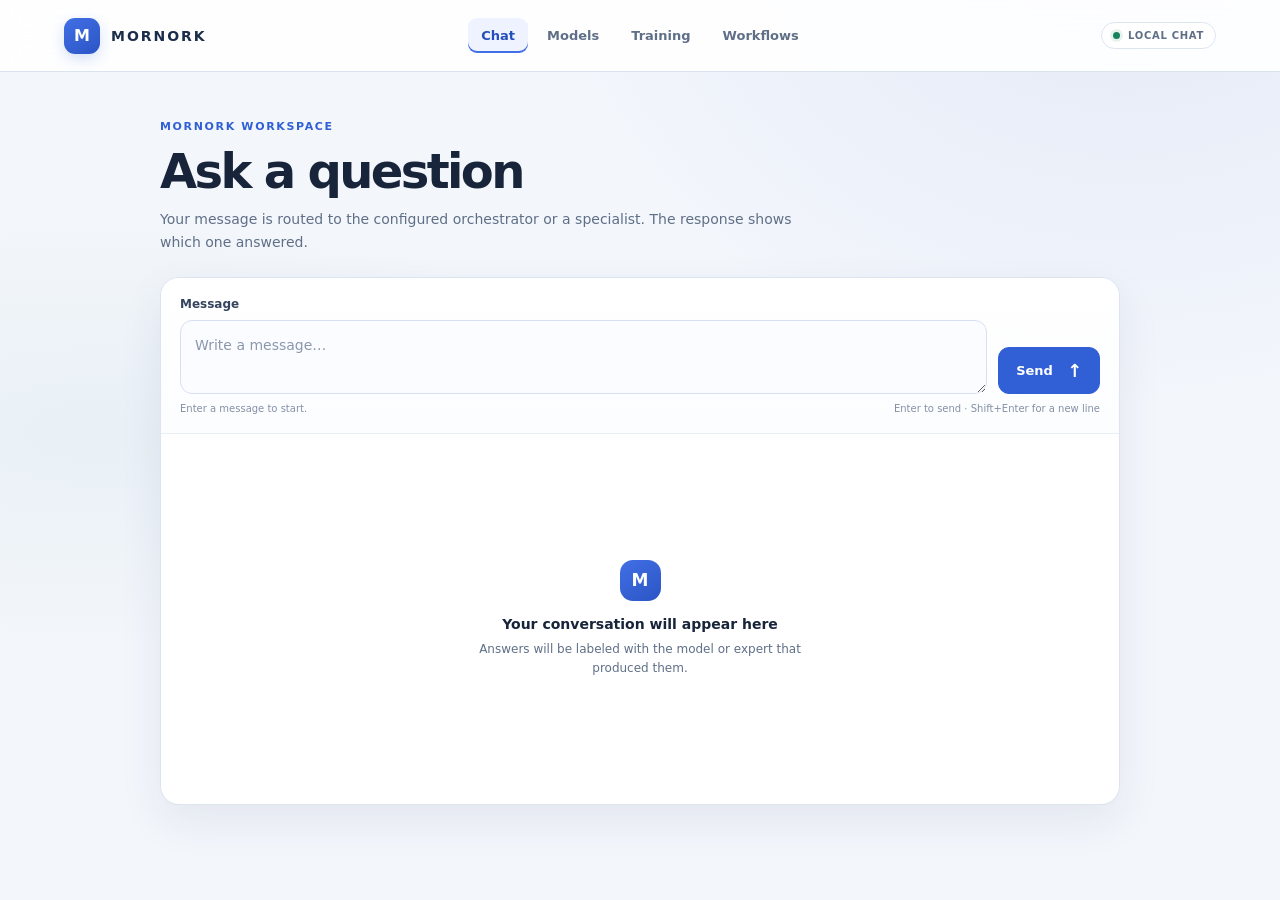
<file: frontend/index.html>
<!doctype html>
<html lang="en">
<head>
  <meta charset="utf-8">
  <meta name="viewport" content="width=device-width, initial-scale=1">
  <meta name="theme-color" content="#09130f">
  <title>Mornork · Chat</title>
  <link rel="stylesheet" href="theme.css">
  <link rel="stylesheet" href="chat.css">
</head>
<body class="chat-page">
  <header class="topbar">
    <a class="brand" href="index.html" aria-label="Mornork home"><span class="brand-mark">M</span><span>MORNORK</span></a>
    <nav class="nav" aria-label="Main navigation">
      <a href="index.html" aria-current="page">Chat</a>
      <a href="models.html">Models</a>
      <a href="training.html">Training</a>
      <a href="workflows.html">Workflows</a>
    </nav>
    <span class="service-state"><i></i>Local chat</span>
  </header>

  <main class="chat-shell">
    <section class="chat-heading">
      <p class="eyebrow">Mornork workspace</p>
      <h1>Ask a question</h1>
      <p>Your message is routed to the configured orchestrator or a specialist. The response shows which one answered.</p>
    </section>

    <section class="chat-surface" aria-label="Chat">
      <form id="chat-form" class="composer">
        <label for="message">Message</label>
        <div class="composer-row">
          <textarea id="message" rows="2" maxlength="10000" placeholder="Write a message…" required></textarea>
          <button id="send-button" type="submit"><span>Send</span><span aria-hidden="true">↑</span></button>
        </div>
        <div class="composer-foot"><span id="chat-status">Enter a message to start.</span><span>Enter to send · Shift+Enter for a new line</span></div>
      </form>

      <div id="conversation" class="conversation" aria-live="polite" aria-relevant="additions text">
        <div id="conversation-empty" class="conversation-empty">
          <span class="empty-mark">M</span>
          <strong>Your conversation will appear here</strong>
          <span>Answers will be labeled with the model or expert that produced them.</span>
        </div>
      </div>
    </section>
  </main>

  <script src="api-config.js?v=20261125-catalog-startup"></script>
  <script>
    const form = document.getElementById("chat-form");
    const input = document.getElementById("message");
    const conversation = document.getElementById("conversation");
    const emptyState = document.getElementById("conversation-empty");
    const sendButton = document.getElementById("send-button");
    const statusLine = document.getElementById("chat-status");
    let lastDecision = null;
    let pendingRequest = null;

    function messageId() {
      return globalThis.crypto?.randomUUID?.() || `m-${Date.now()}-${Math.random().toString(36).slice(2, 9)}`;
    }
    function addMessage(role, text = "") {
      emptyState.hidden = true;
      const article = document.createElement("article");
      article.className = `message ${role}`;
      const label = document.createElement("div");
      label.className = "message-label";
      label.textContent = role === "user" ? "You" : "Mornork";
      const body = document.createElement("div");
      body.className = "message-body";
      body.textContent = text;
      article.append(label, body);
      if (role === "assistant") {
        const source = document.createElement("div");
        source.className = "answer-source";
        source.textContent = "Preparing answer…";
        article.append(source);
      }
      conversation.append(article);
      conversation.scrollTop = conversation.scrollHeight;
      return article;
    }
    function setAnswer(article, text, source) {
      article.querySelector(".message-body").textContent = text || "No answer was returned.";
      article.querySelector(".answer-source").textContent = source;
      article.classList.remove("loading");
      conversation.scrollTop = conversation.scrollHeight;
    }
    function sourceLabel(reply) {
      if (reply.by === "Mornork fallback") {
        const unavailable = (reply.unavailable_experts || [])
          .map(item => (item.name || "Specialist") + " unavailable (" + (item.reason || "inference failed") + ")")
          .join("; ");
        return unavailable
          ? "Answered by Mornork fallback · " + unavailable
          : "Answered by Mornork fallback";
      }
      if (reply.by === "Mornork") {
        const version = lastDecision?.orchestrator_model_version;
        return version ? `Answered by ORK orchestrator · v${version}` : "Answered by ORK orchestrator";
      }
      const version = reply.version ? ` · v${reply.version}` : "";
      const prototype = reply.prototype ? " · prompt prototype" : "";
      return `Answered by expert · ${reply.by || reply.name || "Specialist"}${version}${prototype}`;
    }
    function handleChoice(event) {
      const button = event.target.closest("button[data-expert]");
      if (!button || !pendingRequest) return;
      const choice = button.dataset.expert;
      document.querySelectorAll(".expert-choice-row button").forEach(item => item.disabled = true);
      const selected = addMessage("user", `Use ${button.textContent}`);
      selected.classList.add("choice-selection");
      submitRequest(pendingRequest.message, pendingRequest.context, choice);
    }
    async function readEvents(response, onEvent) {
      if (!response.ok) {
        const data = await response.json().catch(() => ({}));
        throw new Error(data.detail || `Request failed (${response.status})`);
      }
      if (!response.body) throw new Error("The chat response stream is unavailable.");
      const reader = response.body.getReader();
      const decoder = new TextDecoder();
      let buffer = "";
      const consume = block => {
        let name = "message", data = "";
        for (const line of block.split(/\r?\n/)) {
          if (line.startsWith("event:")) name = line.slice(6).trim();
          else if (line.startsWith("data:")) data += line.slice(5).trim();
        }
        if (data) { try { onEvent(name, JSON.parse(data)); } catch { /* Ignore malformed stream events. */ } }
      };
      while (true) {
        const { value, done } = await reader.read();
        buffer += decoder.decode(value || new Uint8Array(), { stream: !done });
        const blocks = buffer.split(/\r?\n\r?\n/);
        buffer = blocks.pop() || "";
        blocks.forEach(consume);
        if (done) break;
      }
      if (buffer.trim()) consume(buffer);
    }
    async function submitRequest(message, context = null, userChoice = null) {
      const isNew = !context;
      const requestContext = context || {
        message,
        workspace_id: "w1",
        message_id: messageId(),
      };
      if (isNew) addMessage("user", message);
      const responseBubble = addMessage("assistant");
      responseBubble.classList.add("loading");
      const body = responseBubble.querySelector(".message-body");
      body.textContent = "Routing your message…";
      let answered = false;
      lastDecision = null;
      pendingRequest = null;
      sendButton.disabled = true;
      input.disabled = true;
      statusLine.textContent = "Waiting for the model…";
      try {
        const payload = { ...requestContext, ...(userChoice ? { user_choice: userChoice } : {}) };
        await readEvents(await fetch(mornorkApiUrl("/mornork/chat"), {
          method: "POST",
          headers: { "Content-Type": "application/json" },
          body: JSON.stringify(payload),
        }), (eventName, data) => {
          if (eventName === "routing") {
            lastDecision = data.decision || null;
            body.textContent = "Preparing your answer…";
          } else if (eventName === "handoff") {
            body.textContent = `Connecting to ${data.name || "a specialist"}…`;
          } else if (eventName === "answer") {
            const target = answered ? addMessage("assistant") : responseBubble;
            setAnswer(target, data.text, sourceLabel(data));
            answered = true;
          } else if (eventName === "workflow_response") {
            const target = answered ? addMessage("assistant") : responseBubble;
            setAnswer(target, data.text, `Answered by workflow aggregator · ${data.by || "Aggregator"}`);
            answered = true;
          } else if (eventName === "ask_user") {
            pendingRequest = { message, context: requestContext };
            setAnswer(responseBubble, "Choose a specialist for this request.", "Mornork orchestrator · specialist selection");
            const row = document.createElement("div");
            row.className = "expert-choice-row";
            for (const option of data.options || []) {
              const button = document.createElement("button");
              button.type = "button"; button.dataset.expert = option.expert_id; button.textContent = option.name;
              row.append(button);
            }
            if (data.allow_both && (data.options || []).length > 1) {
              const button = document.createElement("button");
              button.type = "button"; button.dataset.expert = "both"; button.textContent = "Both specialists"; row.append(button);
            }
            row.addEventListener("click", handleChoice);
            responseBubble.append(row);
          } else if (eventName === "decline") {
            setAnswer(responseBubble, data.text, "Answered by ORK orchestrator · no specialist available");
            answered = true;
          } else if (eventName === "error") {
            setAnswer(responseBubble, data.message || "The backend could not complete the request.", "Request failed");
            answered = true;
          }
        });
        if (!answered && !pendingRequest) setAnswer(responseBubble, "The request finished without an answer.", "No model response");
        statusLine.textContent = "Ready for your next message.";
      } catch (error) {
        setAnswer(responseBubble, error.message || "Could not reach the FastAPI backend.", "Request failed");
        statusLine.textContent = "Could not reach the backend.";
      } finally {
        sendButton.disabled = false;
        input.disabled = false;
        input.focus();
      }
    }
    form.addEventListener("submit", event => {
      event.preventDefault();
      const text = input.value.trim();
      if (!text || sendButton.disabled) return;
      input.value = "";
      submitRequest(text);
    });
    input.addEventListener("keydown", event => {
      if (event.key === "Enter" && !event.shiftKey) {
        event.preventDefault();
        form.requestSubmit();
      }
    });
  </script>
</body>
</html>
</file>
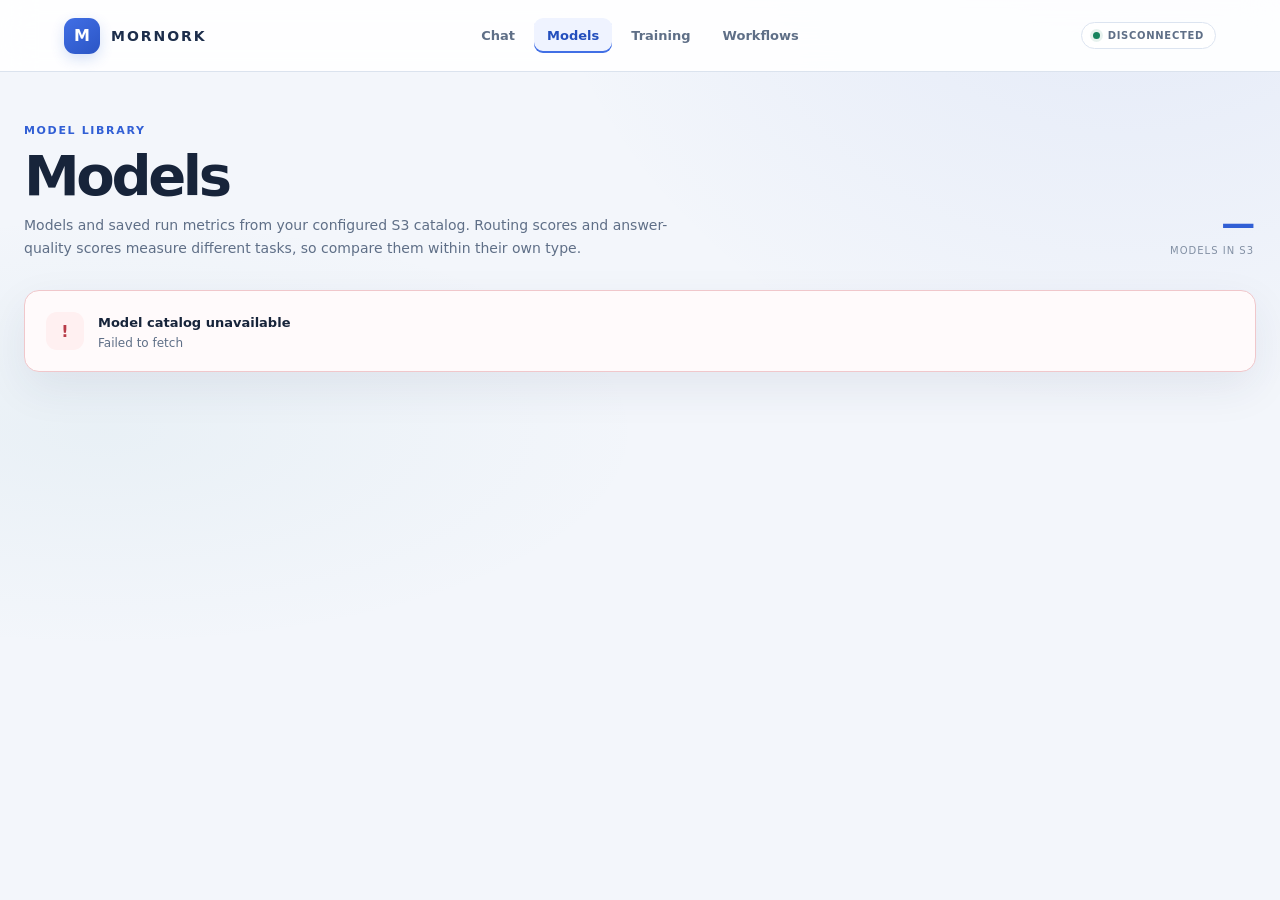
<file: frontend/models.html>
<!doctype html>
<html lang="en">
<head>
  <meta charset="utf-8">
  <meta name="viewport" content="width=device-width, initial-scale=1">
  <meta name="theme-color" content="#0a1512">
  <title>Mornork · Models</title>
  <link rel="stylesheet" href="theme.css">
  <link rel="stylesheet" href="models.css">
</head>
<body>
  <header class="topbar">
    <a class="brand" href="index.html" aria-label="Mornork home"><span class="brand-mark">M</span><span>MORNORK</span></a>
    <nav class="nav" aria-label="Main navigation">
      <a href="index.html">Chat</a>
      <a href="models.html" aria-current="page">Models</a>
      <a href="training.html">Training</a>
      <a href="workflows.html">Workflows</a>
    </nav>
    <span class="service-state"><i></i><span id="catalog-state">Loading catalog</span></span>
  </header>

  <main class="page-shell">
    <section class="page-heading">
      <div>
        <p class="eyebrow">Model library</p>
        <h1>Models</h1>
        <p class="intro">Models and saved run metrics from your configured S3 catalog. Routing scores and answer-quality scores measure different tasks, so compare them within their own type.</p>
      </div>
      <div class="model-count"><span id="model-count">—</span><small>models in S3</small></div>
    </section>

    <section id="catalog-error" class="catalog-error" role="status" hidden>
      <span class="error-mark">!</span>
      <div><strong>Model catalog unavailable</strong><p id="catalog-error-message">Check the backend connection and S3 permissions.</p></div>
    </section>

    <section id="catalog-sync" class="catalog-sync" role="status" hidden></section>
    <section id="model-grid" class="model-grid" aria-live="polite" aria-busy="true">
      <div class="loading-card"><span class="loader"></span><span>Loading models from S3…</span></div>
    </section>
  </main>

  <script src="api-config.js?v=20261125-catalog-startup"></script>
  <script>
    const $ = id => document.getElementById(id);
    const query = new URLSearchParams(location.search);
    let syncTimer = null;
    const workspace = query.get("workspace_id") || "w1";
    const esc = value => String(value ?? "—").replace(/[&<>"']/g, char => ({"&":"&amp;","<":"&lt;",">":"&gt;",'"':"&quot;", "'":"&#39;"}[char]));
    const percent = value => value == null || !Number.isFinite(Number(value)) ? null : `${(Number(value) * 100).toFixed(1)}%`;
    const fixed = (value, digits = 4) => value == null || !Number.isFinite(Number(value)) ? null : Number(value).toFixed(digits);

    async function loadCatalog() {
      const grid = $("model-grid");
      const state = $("catalog-state");
      const error = $("catalog-error");
      error.hidden = true;
      $("catalog-sync").hidden = true;
      if (syncTimer) { clearTimeout(syncTimer); syncTimer = null; }
      state.textContent = "Loading catalog";
      grid.setAttribute("aria-busy", "true");
      try {
        const data = await window.fetchMornorkModelCatalog({ workspaceId: workspace });
        const models = Array.isArray(data.models) ? data.models : [];
        $("model-count").textContent = String(models.length).padStart(2, "0");
        if (data.sync_pending) {
          $("catalog-sync").textContent = "Uploading completed, evaluated local models to S3. This uses the saved checkpoint and metrics; it does not train or evaluate again.";
          $("catalog-sync").className = "catalog-sync pending";
          $("catalog-sync").hidden = false;
          syncTimer = setTimeout(loadCatalog, 15000);
        } else if (data.sync_error) {
          $("catalog-sync").textContent = data.sync_error + " Models remain listed only after their artifacts are present in S3.";
          $("catalog-sync").className = "catalog-sync error";
          $("catalog-sync").hidden = false;
        }
        state.textContent = "S3 connected";
        grid.replaceChildren();
        if (!models.length) {
          grid.innerHTML = '<div class="empty-state"><span class="empty-icon">M</span><h2>No models found</h2><p>No model versions are present in the configured S3 catalog.</p></div>';
        } else {
          models.forEach(model => grid.append(renderModel(model)));
        }
      } catch (requestError) {
        state.textContent = "Disconnected";
        $("model-count").textContent = "—";
        error.hidden = false;
        $("catalog-sync").hidden = true;
        $("catalog-error-message").textContent = requestError.message || "Check the backend connection and S3 permissions.";
        grid.replaceChildren();
      } finally {
        grid.setAttribute("aria-busy", "false");
      }
    }

    function renderModel(model) {
      const target = model.target === "orchestrator" ? "Orchestrator" : `${model.domain || "Specialist"} expert`;
      const evaluation = model.evaluation || {};
      const task = evaluation.task_metrics || {};
      const isRouter = model.target === "orchestrator" || task.task_type === "route_classification";
      const split = String(task.split || evaluation.test_split || "").toLowerCase();
      const examplesEvaluated = Number(task.examples_evaluated || evaluation.test_examples_evaluated || 0);
      const evaluated = examplesEvaluated > 0 && ["test", "validation"].includes(split);
      const splitLabel = split ? split.replaceAll("_", " ") : "saved";
      const status = model.active ? "In use" : model.can_activate ? "Ready to activate" : evaluated ? "Evaluated" : "Stored in S3";
      const card = document.createElement("article");
      card.className = "model-card";

      const metricRows = [];
      if (examplesEvaluated > 0) metricRows.push([splitLabel + (isRouter ? " messages" : " examples"), String(examplesEvaluated)]);
      if (isRouter) {
        metricRows.push(["Route accuracy", percent(task.accuracy)], ["Macro precision", percent(task.macro_precision)], ["Macro recall", percent(task.macro_recall)], ["Macro F1", percent(task.macro_f1)]);
      } else {
        metricRows.push(
          ["Exact match", percent(task.normalized_exact_match ?? task.exact_match_accuracy)],
          ["ROUGE-L F1", percent(task.rouge_l_f1 ?? task.rouge_l)],
          ["Token precision", percent(task.token_precision)],
          ["Token recall", percent(task.token_recall)],
          ["Token F1", percent(task.token_f1)],
        );
        if (task.numeric_examples != null) metricRows.push(["Numeric within 1%", percent(task.numeric_accuracy_within_1pct)]);
      }
      if (evaluation.test_loss != null) metricRows.push(["Test loss", fixed(evaluation.test_loss)]);
      if (evaluation.test_perplexity != null) metricRows.push(["Test perplexity", fixed(evaluation.test_perplexity, 2)]);
      if (evaluation.eval_loss != null) metricRows.push(["Validation loss", fixed(evaluation.eval_loss)]);
      const usableMetrics = metricRows.filter(([, value]) => value != null);
      const metrics = usableMetrics.length
        ? `<dl class="metric-grid">${usableMetrics.map(([label, value]) => `<div class="metric"><dt>${esc(label)}</dt><dd>${esc(value)}</dd></div>`).join("")}</dl>`
        : '<p class="no-metrics">No held-out evaluation metrics are recorded for this model.</p>';

      const confusion = renderConfusion(task);
      const updated = model.last_modified ? new Date(model.last_modified).toLocaleString() : "Not recorded";
      const detailRows = [
        ["Model ID", model.id],
        ["Training method", model.approach || "Not recorded"],
        ["Architecture", model.architecture || "Not recorded"],
        ["S3 artifact", model.artifact_uri || "Not recorded"],
        ["Last updated", updated],
      ];

      card.innerHTML = `
        <div class="card-topline"><span class="model-type">${esc(target)}</span><span class="model-status ${model.active ? "active" : evaluated ? "evaluated" : ""}">${esc(status)}</span></div>
        <div class="model-title-row"><div><h2>${esc(model.model_name || model.id)}</h2><p class="model-subtitle">Version ${esc(model.version || "1")} <span>·</span> ${esc(model.domain || (isRouter ? "Routing" : "Specialist domain"))}</p></div><span class="version-mark">v${esc(model.version || "1")}</span></div>
        <section class="details-block"><h3>Model details</h3><dl class="details-grid">${detailRows.map(([label, value]) => `<div class="detail"><dt>${esc(label)}</dt><dd title="${esc(value)}">${esc(value)}</dd></div>`).join("")}</dl></section>
        <section class="evaluation-block"><div class="section-title"><h3>Training evaluation</h3><span>${evaluated ? (splitLabel === "test" ? "Held-out test" : "Validation") : "Saved metrics"}</span></div>${metrics}${confusion}</section>`;
      return card;
    }

    function renderConfusion(task) {
      let data = task.confusion_matrix ?? task.confusion_matrix_json ?? task.eval_confusion_matrix_json;
      if (typeof data === "string") { try { data = JSON.parse(data); } catch { return ""; } }
      if (data?.confusion_matrix) data = data.confusion_matrix;
      if (!data || task.task_type !== "route_classification") return "";
      const labels = Array.isArray(data.labels) ? data.labels.map(String) : [];
      const matrix = Array.isArray(data.matrix) ? data.matrix : Array.isArray(data.rows) ? data.rows : [];
      if (!labels.length || !matrix.length) return "";
      const header = labels.map(label => `<th scope="col">${esc(label)}</th>`).join("");
      const rows = matrix.map((row, index) => `<tr><th scope="row">${esc(labels[index] || `Class ${index + 1}`)}</th>${labels.map((_, column) => `<td class="${index === column ? "diagonal" : ""}">${Number(row?.[column] || 0)}</td>`).join("")}</tr>`).join("");
      return `<details class="confusion"><summary>Route confusion matrix</summary><div class="table-scroll"><table><thead><tr><th scope="col">Actual ↓ / predicted →</th>${header}</tr></thead><tbody>${rows}</tbody></table></div></details>`;
    }

    loadCatalog();
  </script>
</body>
</html>
</file>
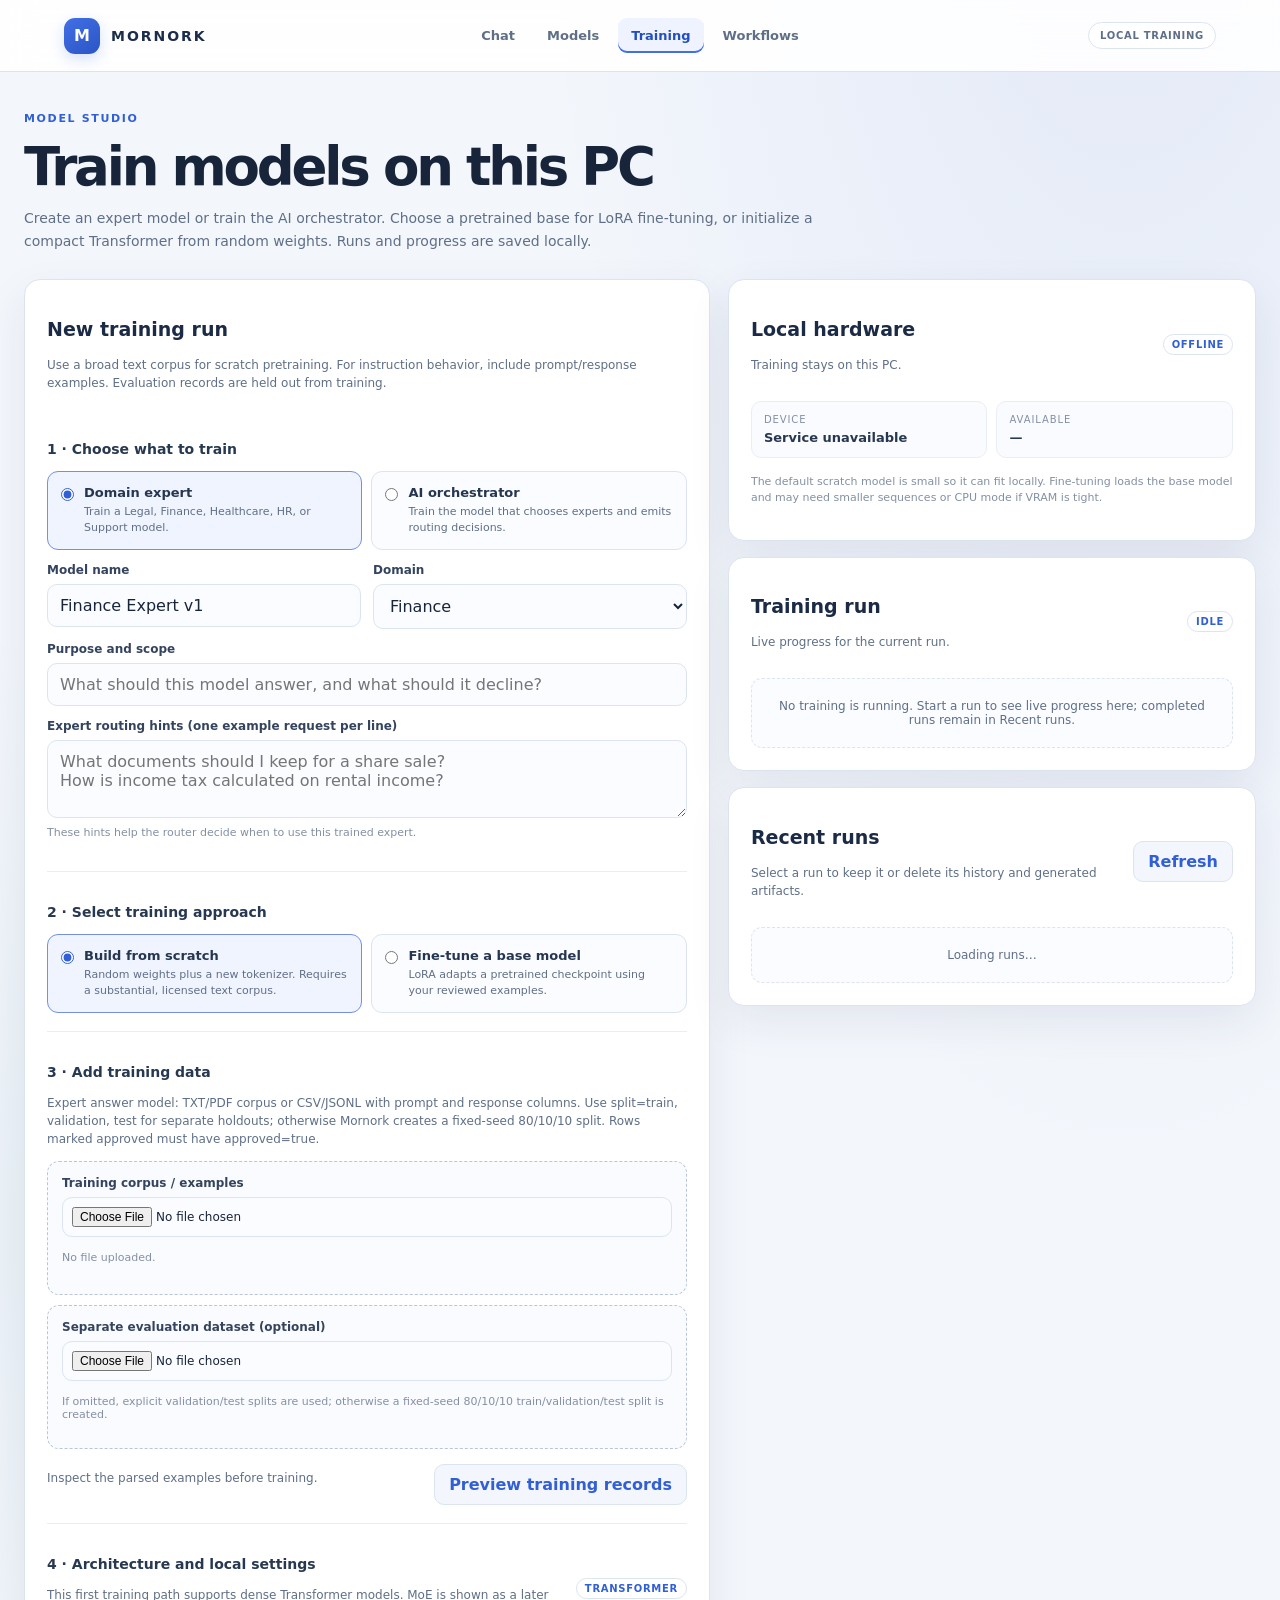
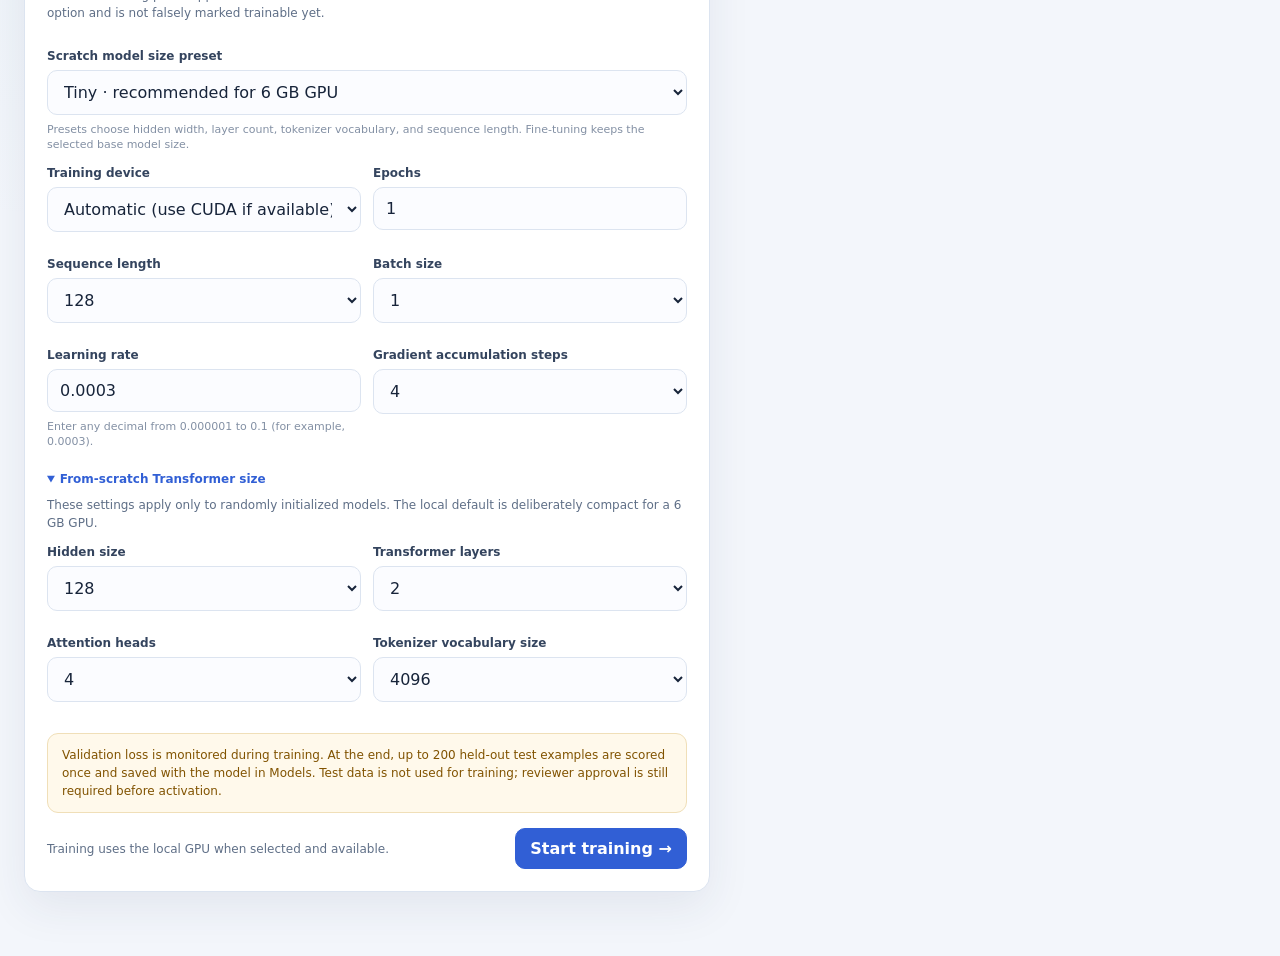
<file: frontend/training.html>
<!doctype html>
<html lang="en">
<head>
  <meta charset="utf-8">
  <meta name="viewport" content="width=device-width, initial-scale=1">
  <title>Mornork · Local model training</title>
  <link rel="stylesheet" href="theme.css">
  <link rel="stylesheet" href="training.css?v=20261125-kpi-cells">
</head>
<body class="training-page">
  <header class="topbar">
    <a class="brand" href="index.html"><span class="mark">M</span><span>MORNORK</span></a>
    <nav class="nav"><a href="index.html">Chat</a><a href="models.html">Models</a><a href="training.html" aria-current="page">Training</a><a href="workflows.html">Workflows</a></nav>
    <span class="pill">Local training</span>
  </header>
  <main>
    <div class="eyebrow">Model studio</div>
    <h1>Train models on this PC</h1>
    <p class="subtitle">Create an expert model or train the AI orchestrator. Choose a pretrained base for LoRA fine-tuning, or initialize a compact Transformer from random weights. Runs and progress are saved locally.</p>
    <div id="training-panel">
    <div class="grid">
      <section class="card">
        <div class="section-head"><div><h2>New training run</h2><p class="hint">Use a broad text corpus for scratch pretraining. For instruction behavior, include prompt/response examples. Evaluation records are held out from training.</p></div></div>
        <form id="training-form">
          <div class="section">
            <h3>1 · Choose what to train</h3>
            <div class="segmented" id="target-choices">
              <label class="choice active"><input type="radio" name="target" value="expert" checked><div><b>Domain expert</b><span>Train a Legal, Finance, Healthcare, HR, or Support model.</span></div></label>
              <label class="choice"><input type="radio" name="target" value="orchestrator"><div><b>AI orchestrator</b><span>Train the model that chooses experts and emits routing decisions.</span></div></label>
            </div>
            <div class="form-grid" style="margin-top:13px">
              <div class="field"><label for="model-name">Model name</label><input id="model-name" required minlength="3" maxlength="60" value="Finance Expert v1" placeholder="e.g. Finance Expert v1"></div>
              <div class="field" id="domain-field"><label for="domain">Domain</label><select id="domain"><option>Finance</option><option>Legal</option><option>Healthcare</option><option>HR</option><option>Customer support</option></select></div>
            </div>
            <div class="field"><label for="description">Purpose and scope</label><input id="description" maxlength="500" placeholder="What should this model answer, and what should it decline?"></div>
            <div class="field" id="routing-hints-field"><label for="routing-hints">Expert routing hints (one example request per line)</label><textarea id="routing-hints" style="min-height:78px" placeholder="What documents should I keep for a share sale?&#10;How is income tax calculated on rental income?"></textarea><small>These hints help the router decide when to use this trained expert.</small></div>
          </div>
          <div class="section">
            <h3>2 · Select training approach</h3>
            <div class="approaches" id="approach-choices">
              <label class="choice active"><input type="radio" name="approach" value="scratch" checked><div><b>Build from scratch</b><span>Random weights plus a new tokenizer. Requires a substantial, licensed text corpus.</span></div></label>
              <label class="choice"><input type="radio" name="approach" value="fine_tune"><div><b>Fine-tune a base model</b><span>LoRA adapts a pretrained checkpoint using your reviewed examples.</span></div></label>
            </div>
            <div id="base-model-field" class="field hidden" style="margin-top:13px"><label for="base-model">Base model ID or local checkpoint folder</label><input id="base-model" value="Qwen/Qwen3-0.6B" placeholder="Qwen/Qwen3-0.6B"><small>Fine-tuning downloads the base if it is not already available locally. A Hub token may be needed for gated models.</small></div>
          </div>
          <div class="section">
            <h3>3 · Add training data</h3>
            <p class="hint" id="data-format-help">Expert answer model: TXT/PDF corpus or CSV/JSONL with prompt and response columns. Use split=train, validation, test for separate holdouts; otherwise Mornork creates a fixed-seed 80/10/10 split. Rows marked approved must have approved=true.</p>
            <div class="uploadbox">
              <div class="field"><label for="train-file">Training corpus / examples</label><input id="train-file" type="file" accept=".txt,.csv,.jsonl,.pdf" required><div class="upload-status" id="train-upload-status">No file uploaded.</div></div>
            </div>
            <div class="uploadbox" style="margin-top:10px">
              <div class="field"><label for="eval-file">Separate evaluation dataset (optional)</label><input id="eval-file" type="file" accept=".txt,.csv,.jsonl,.pdf"><div class="upload-status" id="eval-upload-status">If omitted, explicit validation/test splits are used; otherwise a fixed-seed 80/10/10 train/validation/test split is created.</div></div>
            </div>
            <div class="actions"><span class="hint">Inspect the parsed examples before training.</span><button class="btn" id="preview-data" type="button">Preview training records</button></div>
            <pre id="data-preview" class="log hidden" style="max-height:240px;white-space:pre-wrap"></pre>
          </div>
          <div class="section">
            <div class="section-head"><div><h3>4 · Architecture and local settings</h3><p class="hint">This first training path supports dense Transformer models. MoE is shown as a later option and is not falsely marked trainable yet.</p></div><span class="badge">Transformer</span></div>
            <div class="field" id="model-size-field"><label for="model-size-preset">Scratch model size preset</label><select id="model-size-preset"><option value="tiny" selected>Tiny · recommended for 6 GB GPU</option><option value="small">Small</option><option value="medium">Medium</option><option value="custom">Custom architecture settings</option></select><small>Presets choose hidden width, layer count, tokenizer vocabulary, and sequence length. Fine-tuning keeps the selected base model size.</small></div>
            <div class="form-grid">
              <div class="field"><label for="device">Training device</label><select id="device"><option value="auto">Automatic (use CUDA if available)</option><option value="cuda">CUDA GPU</option><option value="cpu">CPU</option></select></div>
              <div class="field"><label for="epochs">Epochs</label><input id="epochs" type="number" min="1" max="50" value="1"></div>
              <div class="field"><label for="sequence">Sequence length</label><select id="sequence"><option>128</option><option>256</option><option>512</option><option>1024</option></select></div>
              <div class="field"><label for="batch">Batch size</label><select id="batch"><option>1</option><option>2</option><option>4</option></select></div>
              <div class="field"><label for="lr">Learning rate</label><input id="lr" type="number" min="0.000001" max="0.1" step="any" value="0.0003"><small>Enter any decimal from 0.000001 to 0.1 (for example, 0.0003).</small></div>
              <div class="field"><label for="grad-acc">Gradient accumulation steps</label><select id="grad-acc"><option>4</option><option>8</option><option>16</option><option>32</option></select></div>
            </div>
            <details id="scratch-settings" open>
              <summary style="cursor:pointer;color:var(--mint);font-size:12px;font-weight:700;margin:10px 0">From-scratch Transformer size</summary>
              <p class="hint">These settings apply only to randomly initialized models. The local default is deliberately compact for a 6 GB GPU.</p>
              <div class="form-grid">
                <div class="field"><label for="hidden-size">Hidden size</label><select id="hidden-size"><option selected>128</option><option>256</option><option>384</option><option>512</option></select></div>
                <div class="field"><label for="layers">Transformer layers</label><select id="layers"><option selected>2</option><option>4</option><option>6</option><option>8</option></select></div>
                <div class="field"><label for="heads">Attention heads</label><select id="heads"><option>2</option><option selected>4</option><option>6</option><option>8</option></select></div>
                <div class="field"><label for="vocab">Tokenizer vocabulary size</label><select id="vocab"><option>4000</option><option selected>4096</option><option>8000</option><option>16000</option></select></div>
              </div>
            </details>
          </div>
          <div class="notice">Validation loss is monitored during training. At the end, up to 200 held-out test examples are scored once and saved with the model in Models. Test data is not used for training; reviewer approval is still required before activation.</div>
          <div class="actions"><span id="form-message" class="status-line">Training uses the local GPU when selected and available.</span><button class="btn primary" id="start-button" type="submit">Start training →</button></div>
        </form>
      </section>
      <aside class="right-stack">
        <section class="card">
          <div class="section-head"><div><h2>Local hardware</h2><p class="hint">Training stays on this PC.</p></div><span class="badge" id="hardware-badge">Checking</span></div>
          <div class="hardware">
            <div class="metric"><span>Device</span><b id="gpu-name">Checking…</b></div>
            <div class="metric"><span>Available</span><b id="gpu-state">—</b></div>
          </div>
          <p class="foot">The default scratch model is small so it can fit locally. Fine-tuning loads the base model and may need smaller sequences or CPU mode if VRAM is tight.</p>
        </section>
        <section class="card">
          <div class="section-head"><div><h2>Training run</h2><p class="hint" id="active-run-subtitle">Live progress for the current run.</p></div><span class="badge" id="run-status">Idle</span></div>
          <div id="no-active-run" class="empty">No training is running. Start a run to see live progress here; completed runs remain in Recent runs.</div>
          <div id="active-run" class="hidden">
            <div class="job-title" id="active-run-title">—</div>
            <div class="job-sub" id="active-run-stage">Waiting for a run</div>
            <div class="progress-wrap"><div class="progress-fill" id="progress-fill"></div></div>
            <div class="kpis"><div class="metric"><span>Progress</span><b id="progress-text">0%</b></div><div class="metric"><span>Elapsed</span><b id="elapsed">—</b></div><div class="metric"><span>ETA</span><b id="eta">—</b></div><div class="metric"><span>Train loss</span><b id="loss">—</b></div><div class="metric"><span>GPU memory</span><b id="gpu-memory">—</b></div></div>
            <div class="actions"><span id="run-note" class="status-line"></span><div class="inline"><button class="btn hidden" id="resume-button" type="button">Resume from checkpoint</button><button class="btn" id="cancel-button" type="button">Cancel</button></div></div>
            <h3 style="margin-top:16px">Run log</h3><div class="log" id="run-log" aria-live="polite"></div>
          </div>
        </section>
        <section class="card">
          <div class="section-head"><div><h2>Recent runs</h2><p class="hint">Select a run to keep it or delete its history and generated artifacts.</p></div><button class="btn" id="refresh-runs" type="button">Refresh</button></div>
          <div id="run-list" class="empty">Loading runs…</div>
        </section>
      </aside>
    </div>
    </div>
  </main>
  <script src="api-config.js?v=20261125-catalog-startup"></script>
  <script>
    const $ = id => document.getElementById(id);
    const app = { target: "expert", trainingDataset: null, evalDataset: null, jobId: null, eventSource: null, startedAt: null, stage: null, stageStartedAt: null, progress: 0, timer: null, selectedRunId: null };
    const terminal = new Set(["built_evaluation_required", "built_evaluated", "failed", "cancelled"]);
    function safeText(element, value) { element.textContent = value == null ? "" : String(value); }
    function setChoiceCards(container) {
      container.querySelectorAll(".choice").forEach(card => {
        const input = card.querySelector("input");
        card.classList.toggle("active", Boolean(input && input.checked));
      });
    }
    function currentApproach() { return document.querySelector('input[name="approach"]:checked').value; }
    document.querySelectorAll('input[name="target"]').forEach(input => input.addEventListener("change", () => {
      app.target = input.value; setChoiceCards($("target-choices"));
      $("domain-field").classList.toggle("hidden", app.target === "orchestrator");
      $("routing-hints-field").classList.toggle("hidden", app.target === "orchestrator");
      $("train-file").accept = app.target === "orchestrator" ? ".csv,.jsonl" : ".txt,.csv,.jsonl,.pdf";
      $("eval-file").accept = $("train-file").accept;
      safeText($("data-format-help"), app.target === "orchestrator"
        ? "Orchestrator classifier: CSV/JSONL with message and route columns (or query and label). Example labels: mornork, finance-expert-id. Use split=train, validation, test; without split, Mornork creates deterministic 80/10/10 holdouts. Held-out labels must also appear in train."
        : "Expert answer model: TXT/PDF corpus or CSV/JSONL with prompt and response columns. Use split=train, validation, test for separate holdouts; otherwise Mornork creates a fixed-seed 80/10/10 split. Rows marked approved must have approved=true.");
      app.trainingDataset = null; app.evalDataset = null;
      $("train-file").value = ""; $("eval-file").value = "";
      if (app.target === "orchestrator") { $("model-name").value = "Mornork Orchestrator v1"; $("domain").value = "Routing"; }
      else { $("model-name").value = "Finance Expert v1"; $("domain").value = "Finance"; }
    }));
    document.querySelectorAll('input[name="approach"]').forEach(input => input.addEventListener("change", () => {
      setChoiceCards($("approach-choices"));
      const fineTune = currentApproach() === "fine_tune";
      $("base-model-field").classList.toggle("hidden", !fineTune);
      $("scratch-settings").classList.toggle("hidden", fineTune);
      $("model-size-field").classList.toggle("hidden", fineTune);
    }));
    const sizeConfigs = {tiny:[128,2,4,4096,128],small:[256,4,4,8000,128],medium:[384,6,6,16000,256]};
    $("model-size-preset").addEventListener("change", () => {
      const values = sizeConfigs[$("model-size-preset").value]; if (!values) return;
      ["hidden-size","layers","heads","vocab","sequence"].forEach((id,index) => $(id).value = String(values[index]));
    });
    async function uploadFile(inputId, statusId, type) {
      const file = $(inputId).files[0];
      const label = $(statusId);
      if (!file) return null;
      label.className = "upload-status"; safeText(label, `Uploading and validating ${file.name}…`);
      const params = new URLSearchParams({ filename: file.name, name: file.name.replace(/\.[^.]+$/, ""), domain: app.target === "orchestrator" ? "Routing" : $("domain").value });
      try {
        const response = await fetch(mornorkApiUrl(`/api/training/datasets?${params}`), { method: "POST", headers: { "Content-Type": "application/octet-stream" }, body: file });
        const result = await response.json();
        if (!response.ok) throw new Error(result.detail || "Upload failed");
        label.className = "upload-status ok"; safeText(label, `Validated · ${result.validation.rows} records/pages · ${result.dataset.id}`);
        return result.dataset.id;
      } catch (error) {
        label.className = "upload-status error"; safeText(label, error.message); return null;
      }
    }
    $("train-file").addEventListener("change", () => { app.trainingDataset = null; uploadFile("train-file", "train-upload-status", "training").then(id => app.trainingDataset = id); });
    $("eval-file").addEventListener("change", () => { app.evalDataset = null; uploadFile("eval-file", "eval-upload-status", "evaluation").then(id => app.evalDataset = id); });
    $("preview-data").addEventListener("click", async () => {
      const button = $("preview-data"), output = $("data-preview"); button.disabled = true;
      try {
        if (!app.trainingDataset) app.trainingDataset = await uploadFile("train-file", "train-upload-status", "training");
        if (!app.trainingDataset) throw new Error("Choose a training file first.");
        const response = await fetch(mornorkApiUrl(`/api/training/datasets/${encodeURIComponent(app.trainingDataset)}/preview?limit=5`));
        const data = await response.json(); if (!response.ok) throw new Error(data.detail || "Could not preview data");
        safeText(output, JSON.stringify({dataset: data.dataset.name, rows: data.rows}, null, 2)); output.classList.remove("hidden");
      } catch (error) { safeText(output, error.message); output.classList.remove("hidden"); }
      finally { button.disabled = false; }
    });
    function addLog(event) {
      const line = document.createElement("div"); line.className = "logline" + (event.level === "ERROR" ? " error" : "");
      const time = event.created_at ? new Date(event.created_at).toLocaleTimeString() : "";
      const visibleMetrics = Object.fromEntries(Object.entries(event.metrics || {}).filter(([key, value]) =>
        key !== "task_metrics" && key !== "artifact_uri" && !key.startsWith("eval_") &&
        !key.startsWith("task_evaluation_") && !key.startsWith("evaluation_") &&
        (typeof value === "number" || typeof value === "string" || typeof value === "boolean")));
      const metricText = Object.keys(visibleMetrics).length ? " · " + Object.entries(visibleMetrics).map(([k,v]) => `${k}=${typeof v === "number" ? v.toFixed(4) : v}`).join(" ") : "";
      line.textContent = `${time} [${event.stage || "run"}] ${event.message || ""}${metricText}`;
      $("run-log").appendChild(line); $("run-log").scrollTop = $("run-log").scrollHeight;
      if (event.metrics && event.metrics.loss != null) safeText($("loss"), Number(event.metrics.loss).toFixed(4));
      if (event.metrics && event.metrics.train_loss != null) safeText($("loss"), Number(event.metrics.train_loss).toFixed(4));
      if (event.metrics && event.metrics.gpu_allocated_mb != null) safeText($("gpu-memory"), `${event.metrics.gpu_allocated_mb} MB allocated`);
      if (event.stage && event.stage !== app.stage) { app.stage = event.stage; app.stageStartedAt = Date.now(); }
      if (event.stage) safeText($("active-run-stage"), event.stage);
      if (Number.isFinite(event.progress)) updateProgress(event.progress, event.stage);
      if (event.stage === "complete") loadRuns();
    }
    function renderOverallEta() {
      const progress = app.progress;
      if (progress >= 100) { safeText($("eta"), "Done"); return; }
      if (!app.startedAt || progress < 20) { safeText($("eta"), "—"); return; }
      const elapsed = Math.max(0, (Date.now() - app.startedAt) / 1000);
      const remainingMinutes = Math.ceil((elapsed * (100 - progress) / progress) / 60);
      safeText($("eta"), `${Math.max(0, remainingMinutes)} min`);
    }
    function updateProgress(value) {
      const receivedProgress = Math.max(0, Math.min(100, Number(value) || 0));
      app.progress = Math.max(app.progress, receivedProgress);
      const progress = app.progress;
      $("progress-fill").style.width = `${progress}%`; safeText($("progress-text"), `${Math.round(progress)}%`);
      renderOverallEta();
    }
    function elapsedText() {
      if (!app.startedAt) return "—";
      return `${Math.floor(Math.max(0, Date.now() - app.startedAt) / 60000)} min`;
    }
    function setJob(job) {
      if (terminal.has(job.status)) {
        if (app.eventSource) { app.eventSource.close(); app.eventSource = null; }
        if (app.timer) { clearInterval(app.timer); app.timer = null; }
        app.jobId = null; app.startedAt = null;
        safeText($("active-run-subtitle"), "No training run is active.");
        safeText($("run-status"), "Idle"); $("run-status").className = "badge";
        $("active-run").classList.add("hidden"); $("no-active-run").classList.remove("hidden");
        safeText($("no-active-run"), "No training is running. Start a run to see live progress here; completed runs remain in Recent runs.");
        return;
      }
      const previousJobId = app.jobId;
      if (previousJobId !== job.id) app.progress = 0;
      app.jobId = job.id; app.startedAt = job.started_at ? new Date(job.started_at).getTime() : null;
      if (job.stage && job.stage !== app.stage) { app.stage = job.stage; app.stageStartedAt = Date.now(); }
      $("no-active-run").classList.add("hidden"); $("active-run").classList.remove("hidden");
      safeText($("active-run-title"), `${job.model_name} · ${job.target} · ${job.approach === "scratch" ? "From scratch" : "LoRA fine-tune"}`);
      safeText($("active-run-stage"), `${job.stage || "queued"}${job.error_message ? ` · ${job.error_message}` : ""}`);
      safeText($("run-status"), job.status.replaceAll("_", " "));
      $("run-status").className = "badge" + (job.status === "failed" ? " fail" : job.status === "queued" ? " warn" : "");
      updateProgress(job.progress, job.stage);
      $("cancel-button").disabled = terminal.has(job.status); $("cancel-button").classList.toggle("hidden", terminal.has(job.status));
      $("run-note").textContent = ["built_evaluated", "built_evaluation_required"].includes(job.status) ? "Checkpoint and held-out metrics are saved. S3 models with saved evaluation results can be activated from Workflows." : job.status === "failed" ? "Open the worker log for details" : job.status === "cancelled" ? "Training process stopped; run cancelled." : "";
      $("resume-button").classList.toggle("hidden", !["failed", "cancelled"].includes(job.status));
      if (terminal.has(job.status)) { if (app.timer) clearInterval(app.timer); app.timer = null; }
      else if (!app.timer) app.timer = setInterval(() => { safeText($("elapsed"), elapsedText()); renderOverallEta(); }, 1000);
      safeText($("elapsed"), elapsedText());
    }
    function connectEvents(jobId) {
      if (app.eventSource) app.eventSource.close();
      $("run-log").replaceChildren();
      const source = new EventSource(mornorkApiUrl(`/api/training/jobs/${encodeURIComponent(jobId)}/events`)); app.eventSource = source;
      source.onmessage = event => { try { addLog(JSON.parse(event.data)); } catch {} };
      source.onerror = () => { refreshJob(jobId, false); };
    }
    async function refreshJob(jobId, reconnect = false) {
      try {
        const response = await fetch(mornorkApiUrl(`/api/training/jobs/${encodeURIComponent(jobId)}`)); if (!response.ok) return;
        const { job } = await response.json(); setJob(job);
        if (reconnect && !terminal.has(job.status)) connectEvents(jobId);
        if (terminal.has(job.status) && app.eventSource) app.eventSource.close();
      } catch {}
    }
    async function loadRuns() {
      const response = await fetch(mornorkApiUrl("/api/training/jobs")); const result = await response.json(); const jobs = result.jobs || [];
      const list = $("run-list"); list.replaceChildren();
      if (!jobs.length) { list.className = "empty"; safeText(list, "No training runs yet."); return; }
      list.className = "";
      for (const job of jobs.slice(0, 12)) {
        const card = document.createElement("div"); card.className = "job"; card.tabIndex = 0;
        if (job.id === app.selectedRunId) card.classList.add("selected");
        const top = document.createElement("div"); top.className = "job-top";
        const title = document.createElement("span"); title.className = "job-title"; title.textContent = job.model_name;
        const badges = document.createElement("span"); badges.className = "inline";
        const badge = document.createElement("span"); badge.className = "badge" + (job.status === "failed" ? " fail" : job.status === "queued" ? " warn" : ""); badge.textContent = job.status.replaceAll("_", " ");
        badges.appendChild(badge);
        if (job.kept) { const kept = document.createElement("span"); kept.className = "badge kept"; kept.textContent = "Kept"; badges.appendChild(kept); }
        top.append(title, badges); const sub = document.createElement("div"); sub.className = "job-sub"; sub.textContent = `${job.target} · ${job.approach} · ${new Date(job.created_at).toLocaleString()}`;
        const actions = document.createElement("div"); actions.className = "run-actions" + (job.id === app.selectedRunId ? "" : " hidden");
        const hint = document.createElement("span"); hint.className = "status-line";
        const canDelete = terminal.has(job.status);
        hint.textContent = canDelete ? "Deletes this run and its generated files; uploaded datasets stay." : "Cancel and wait for this run to stop before deleting it.";
        const keepButton = document.createElement("button"); keepButton.className = "btn"; keepButton.type = "button"; keepButton.textContent = job.kept ? "Kept" : "Keep"; keepButton.disabled = Boolean(job.kept);
        keepButton.addEventListener("click", async event => {
          event.stopPropagation();
          try {
            const keptResponse = await fetch(mornorkApiUrl(`/api/training/jobs/${encodeURIComponent(job.id)}/keep`), { method: "POST" });
            const keptResult = await keptResponse.json(); if (!keptResponse.ok) throw new Error(keptResult.detail || "Could not keep this run");
            await loadRuns();
          } catch (error) { alert(error.message); }
        });
        if (["failed", "cancelled"].includes(job.status)) {
          const resumeButton = document.createElement("button"); resumeButton.className = "btn"; resumeButton.type = "button"; resumeButton.textContent = "Resume";
          resumeButton.addEventListener("click", async event => {
            event.stopPropagation(); resumeButton.disabled = true;
            try {
              const response = await fetch(mornorkApiUrl(`/api/training/jobs/${encodeURIComponent(job.id)}/resume`), { method: "POST" });
              const result = await response.json(); if (!response.ok) throw new Error(result.detail || "Could not resume this run");
              app.jobId = job.id; await refreshJob(job.id, true); await loadRuns();
            } catch (error) { alert(error.message); resumeButton.disabled = false; }
          });
          actions.append(resumeButton);
        }
        const deleteButton = document.createElement("button"); deleteButton.className = "btn"; deleteButton.type = "button"; deleteButton.textContent = "Delete"; deleteButton.disabled = !canDelete;
        deleteButton.addEventListener("click", async event => {
          event.stopPropagation();
          if (!canDelete || !confirm(`Delete run "${job.model_name}" and its generated checkpoint/history? Uploaded datasets will stay available.`)) return;
          deleteButton.disabled = true;
          try {
            const deletedResponse = await fetch(mornorkApiUrl(`/api/training/jobs/${encodeURIComponent(job.id)}`), { method: "DELETE" });
            const deletedResult = await deletedResponse.json(); if (!deletedResponse.ok) throw new Error(deletedResult.detail || "Could not delete this run");
            if (app.eventSource && app.jobId === job.id) { app.eventSource.close(); app.eventSource = null; }
            if (app.timer && app.jobId === job.id) { clearInterval(app.timer); app.timer = null; }
            if (app.jobId === job.id) {
              app.jobId = null; app.startedAt = null;
              $("active-run").classList.add("hidden"); $("no-active-run").classList.remove("hidden");
            }
            if (app.selectedRunId === job.id) app.selectedRunId = null;
            await loadRuns();
          } catch (error) { alert(error.message); deleteButton.disabled = false; }
        });
        actions.append(hint, keepButton, deleteButton);
        card.append(top, sub, actions);
        const selectRun = () => { app.selectedRunId = job.id; if (terminal.has(job.status)) setJob(job); else { setJob(job); connectEvents(job.id); refreshJob(job.id); } list.querySelectorAll(".job").forEach(item => item.classList.toggle("selected", item === card)); list.querySelectorAll(".run-actions").forEach(item => item.classList.toggle("hidden", item !== actions)); };
        card.addEventListener("click", event => { if (!event.target.closest(".run-actions")) selectRun(); });
        card.addEventListener("keydown", event => { if (event.target === card && (event.key === "Enter" || event.key === " ")) { event.preventDefault(); selectRun(); } });
        list.appendChild(card);
      }
    }
    $("refresh-runs").addEventListener("click", loadRuns);
    $("cancel-button").addEventListener("click", async () => {
      if (!app.jobId) return;
      const jobId = app.jobId, button = $("cancel-button"); button.disabled = true;
      safeText($("run-note"), "Stopping training process…");
      try {
        const response = await fetch(mornorkApiUrl(`/api/training/jobs/${encodeURIComponent(jobId)}/cancel`), { method: "POST" });
        const result = await response.json();
        if (!response.ok) throw new Error(result.detail || "Unable to cancel this run");
        safeText($("run-note"), "Training process stopped; run cancelled.");
        await refreshJob(jobId, false); await loadRuns();
      } catch (error) {
        safeText($("run-note"), error.message);
        button.disabled = false;
      }
    });
    $("resume-button").addEventListener("click", async () => {
      if (!app.jobId) return;
      const button = $("resume-button"); button.disabled = true;
      try {
        const response = await fetch(mornorkApiUrl(`/api/training/jobs/${encodeURIComponent(app.jobId)}/resume`), { method: "POST" });
        const result = await response.json(); if (!response.ok) throw new Error(result.detail || "Could not resume this run");
        safeText($("run-note"), "Resuming from the latest saved checkpoint."); await refreshJob(app.jobId, true); await loadRuns();
      } catch (error) { safeText($("run-note"), error.message); button.disabled = false; }
    });
    $("training-form").addEventListener("submit", async event => {
      event.preventDefault(); const button = $("start-button"), message = $("form-message");
      button.disabled = true; safeText(message, "Checking uploaded data…");
      try {
        if (!app.trainingDataset) app.trainingDataset = await uploadFile("train-file", "train-upload-status", "training");
        if (!app.trainingDataset) throw new Error("Upload a valid training dataset first.");
        if ($("eval-file").files[0] && !app.evalDataset) app.evalDataset = await uploadFile("eval-file", "eval-upload-status", "evaluation");
        if ($("eval-file").files[0] && !app.evalDataset) throw new Error("Fix the evaluation dataset upload or remove it.");
        const approach = currentApproach();
        const body = {
          target: app.target, model_name: $("model-name").value.trim(), domain: app.target === "orchestrator" ? "Routing" : $("domain").value,
          description: $("description").value.trim(), routing_hints: app.target === "expert" ? $("routing-hints").value.split(/\r?\n/).map(value => value.trim()).filter(Boolean) : [], approach, architecture: "transformer",
          base_model: approach === "fine_tune" ? $("base-model").value.trim() : null,
          dataset_id: app.trainingDataset, eval_dataset_id: app.evalDataset,
          config: {
            epochs: Number($("epochs").value), learning_rate: Number($("lr").value), batch_size: Number($("batch").value),
            gradient_accumulation_steps: Number($("grad-acc").value), sequence_length: Number($("sequence").value),
            device: $("device").value, gradient_checkpointing: true, seed: 42,
            hidden_size: Number($("hidden-size").value), layers: Number($("layers").value),
            attention_heads: Number($("heads").value), vocab_size: Number($("vocab").value),
            model_size_preset: $("model-size-preset").value
          }
        };
        const response = await fetch(mornorkApiUrl("/api/training/jobs"), { method: "POST", headers: { "Content-Type": "application/json" }, body: JSON.stringify(body) });
        const result = await response.json(); if (!response.ok) throw new Error(result.detail || "Could not start training");
        setJob(result.job); connectEvents(result.job.id); await loadRuns(); safeText(message, "Training run queued on this PC.");
      } catch (error) { safeText(message, error.message); }
      finally { button.disabled = false; }
    });
    async function loadHardware() {
      try {
        const response = await fetch(mornorkApiUrl("/api/status")); const data = await response.json();
        const hasCuda = Boolean(data.cuda_available);
        safeText($("gpu-name"), data.cuda_device_name || "CPU available");
        safeText($("gpu-state"), hasCuda ? `${data.cuda_total_memory_mb} MB VRAM` : "CUDA unavailable");
        safeText($("hardware-badge"), hasCuda ? "CUDA ready" : "CPU mode");
      } catch { safeText($("gpu-name"), "Service unavailable"); safeText($("hardware-badge"), "Offline"); }
    }
    async function init() {
      await Promise.all([loadHardware(), loadRuns()]);
      const response = await fetch(mornorkApiUrl("/api/training/jobs")); const data = await response.json();
      const active = (data.jobs || []).find(job => ["queued", "running"].includes(job.status));
      if (active) { setJob(active); connectEvents(active.id); await refreshJob(active.id); }
    }
    init();
  </script>
</body>
</html>
</file>
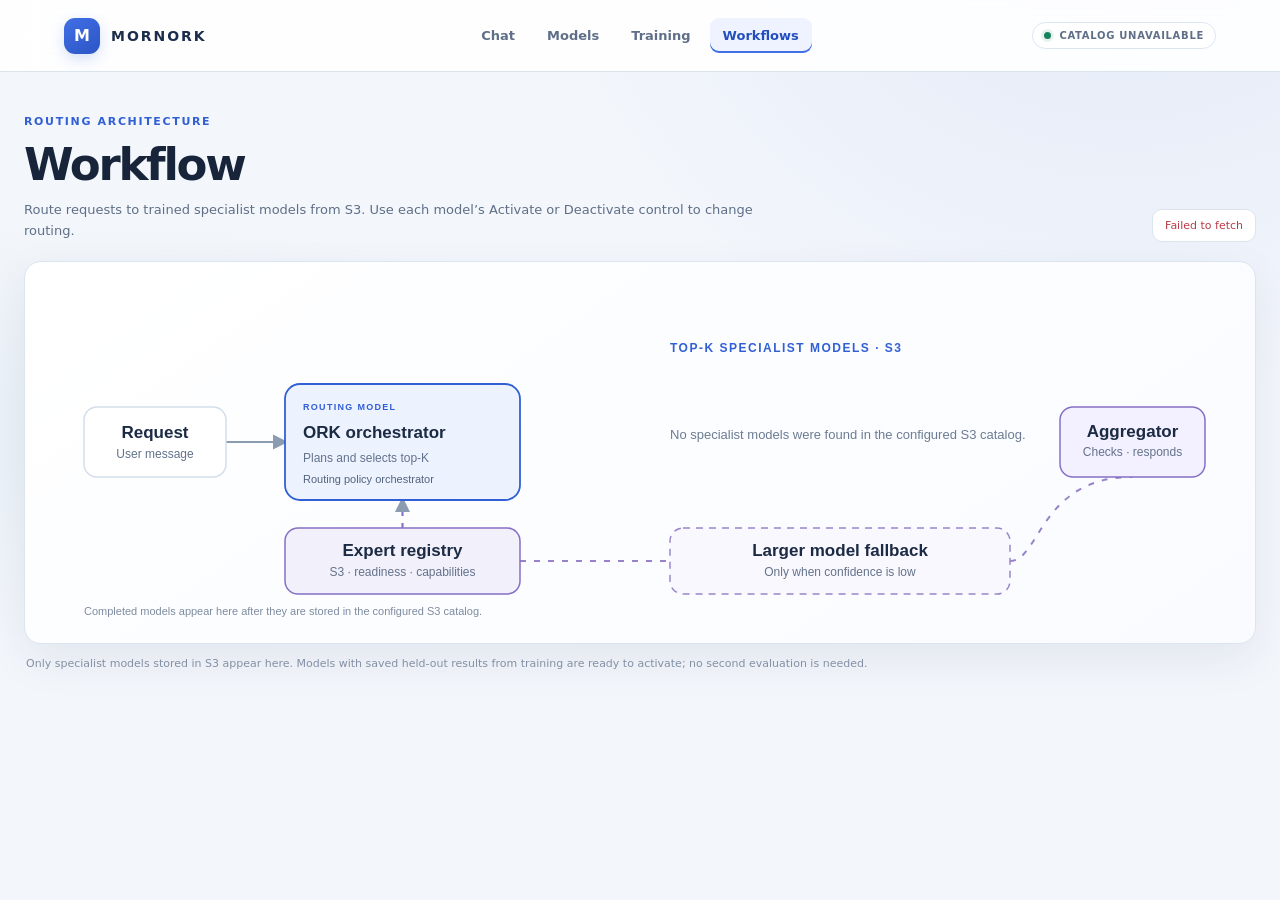
<file: frontend/workflows.html>
<!doctype html>
<html lang="en">
<head>
  <meta charset="utf-8">
  <meta name="viewport" content="width=device-width, initial-scale=1">
  <meta name="theme-color" content="#09130f">
  <title>Mornork · Workflows</title>
  <link rel="stylesheet" href="theme.css">
  <link rel="stylesheet" href="workflows.css">
</head>
<body class="workflow-page">
  <header class="topbar">
    <a class="brand" href="index.html" aria-label="Mornork home"><span class="brand-mark">M</span><span>MORNORK</span></a>
    <nav class="nav" aria-label="Main navigation">
      <a href="index.html">Chat</a>
      <a href="models.html">Models</a>
      <a href="training.html">Training</a>
      <a href="workflows.html" aria-current="page">Workflows</a>
    </nav>
    <span class="service-state"><i></i><span id="workflow-state">Loading models</span></span>
  </header>

  <main class="workflow-shell">
    <section class="workflow-heading">
      <div>
        <p class="eyebrow">Routing architecture</p>
        <h1>Workflow</h1>
        <p>Route requests to trained specialist models from S3. Use each model’s Activate or Deactivate control to change routing.</p>
      </div>
      <output id="workflow-message" class="workflow-message" aria-live="polite"></output>
    </section>

    <section class="diagram-frame" aria-label="Model routing diagram">
      <div class="diagram-viewport">
        <svg id="topology-svg" role="img" aria-label="Request routing through the ORK orchestrator, S3 specialists, model registry, and aggregator">
          <text x="40" y="60" fill="#9bb0a2">Loading the S3 model catalog…</text>
        </svg>
      </div>
    </section>
    <p class="diagram-note">Only specialist models stored in S3 appear here. Models with saved held-out results from training are ready to activate; no second evaluation is needed.</p>
  </main>

  <script src="api-config.js?v=20261125-catalog-startup"></script>
  <script>
    const svg = document.getElementById("topology-svg");
    const message = document.getElementById("workflow-message");
    const app = { models: [], orchestrator: null };
    let catalogSyncTimer = null;

    const escapeHtml = value => String(value ?? "").replace(/[&<>"']/g, ch => ({"&":"&amp;", "<":"&lt;", ">":"&gt;", '"':"&quot;", "'":"&#39;"}[ch]));
    const routeUrl = path => mornorkApiUrl(path);
    function setMessage(text, error = false) {
      message.textContent = text;
      message.classList.toggle("error", error);
      message.classList.toggle("visible", Boolean(text));
    }
    async function api(path, options = {}) {
      const response = await fetch(routeUrl(path), { ...options, headers: { "Content-Type": "application/json", ...(options.headers || {}) } });
      const data = await response.json().catch(() => ({}));
      if (!response.ok) throw new Error(data.detail || `Request failed (${response.status})`);
      return data;
    }
    async function loadCatalog() {
      if (catalogSyncTimer) { clearTimeout(catalogSyncTimer); catalogSyncTimer = null; }
      document.getElementById("workflow-state").textContent = "Loading models";
      try {
        const data = await window.fetchMornorkModelCatalog();
        app.models = (data.models || []).filter(model => model.target === "expert");
        app.orchestrator = (data.models || []).find(model => model.target === "orchestrator" && model.active) || null;
        document.getElementById("workflow-state").textContent = data.sync_pending
          ? "Syncing completed S3 models"
          : "S3 · " + app.models.length + " specialists";
        if (data.sync_pending) catalogSyncTimer = setTimeout(loadCatalog, 15000);
        if (data.sync_error) setMessage(data.sync_error, true);
        renderDiagram();
      } catch (error) {
        document.getElementById("workflow-state").textContent = "Catalog unavailable";
        setMessage(error.message || "Could not load the S3 model catalog.", true);
        renderDiagram();
      }
    }
    function renderDiagram() {
      const models = app.models;
      const width = 1180, firstY = 128, gap = 94, nodeX = 620, nodeW = 340, nodeH = 76;
      const height = firstY + Math.max(models.length - 1, 0) * gap + 225;
      const centerY = firstY + Math.max(models.length - 1, 0) * gap / 2 + nodeH / 2;
      const request = { x: 34, y: centerY - 35, w: 142, h: 70 };
      const ork = { x: 235, y: centerY - 58, w: 235, h: 116 };
      const aggregator = { x: 1010, y: centerY - 35, w: 145, h: 70 };
      const lowerY = height - 101;
      const registry = { x: 235, y: lowerY, w: 235, h: 66 };
      const fallback = { x: 620, y: lowerY, w: 340, h: 66 };

      const specialistPaths = models.map((model, index) => {
        const y = firstY + index * gap + nodeH / 2;
        const endX = model.active ? nodeX : nodeX - 22;
        const activeClass = model.active ? "connected" : "disconnected";
        const marker = model.active ? ' marker-end="url(#arrow-on)"' : "";
        return '<path class="connector ' + activeClass + '" d="M ' + (ork.x + ork.w) + " " + (ork.y + ork.h / 2) +
          " C 535 " + (ork.y + ork.h / 2) + ", 560 " + y + ", " + endX + " " + y + '"' + marker + '/>' +
          '<circle class="route-handle ' + (model.active ? "on" : "off") + '" cx="' + endX + '" cy="' + y + '" r="6"/>';
      }).join("");

      const specialistNodes = models.map((model, index) => {
        const y = firstY + index * gap;
        const active = Boolean(model.active);
        const ready = Boolean(model.can_activate || active);
        const status = active ? "ACTIVE" : ready ? "READY" : "NO SAVED EVALUATION";
        const action = active ? "Deactivate" : ready ? "Activate" : "Unavailable";
        const disabled = ready ? "" : " disabled";
        return '<g class="specialist-node ' + (active ? "active" : "") + " " + (ready ? "ready" : "locked") + '" data-specialist-id="' +
          escapeHtml(model.id) + '">' +
          '<rect class="specialist-card" x="' + nodeX + '" y="' + y + '" width="' + nodeW + '" height="' + nodeH + '" rx="13"/>' +
          '<text class="specialist-name" x="' + (nodeX + 17) + '" y="' + (y + 29) + '">' + escapeHtml(model.model_name || model.id) + '</text>' +
          '<text class="specialist-meta" x="' + (nodeX + 17) + '" y="' + (y + 53) + '">' + escapeHtml(model.domain || "Specialist") + " · " + status + " · v" + escapeHtml(model.version || "1") + '</text>' +
          '<g class="route-toggle' + disabled + '" data-route-toggle="' + escapeHtml(model.id) + '" role="button" tabindex="' + (ready ? "0" : "-1") +
          '" aria-disabled="' + (ready ? "false" : "true") + '" aria-label="' + action + " " + escapeHtml(model.model_name || model.id) + '">' +
          '<rect x="' + (nodeX + 236) + '" y="' + (y + 22) + '" width="91" height="32" rx="9"/>' +
          '<text x="' + (nodeX + 281) + '" y="' + (y + 43) + '" text-anchor="middle">' + action + '</text></g></g>';
      }).join("");

      const activeConnections = models.map((model, index) => {
        if (!model.active) return "";
        const y = firstY + index * gap + nodeH / 2;
        return '<path class="connector connected to-aggregator" d="M ' + (nodeX + nodeW) + " " + y +
          " C 985 " + y + ", 985 " + (aggregator.y + aggregator.h / 2) + ", " + aggregator.x + " " + (aggregator.y + aggregator.h / 2) +
          '" marker-end="url(#arrow-on)"/>';
      }).join("");

      const empty = models.length ? "" :
        '<text class="empty-message" x="' + nodeX + '" y="' + (firstY + 35) + '">No specialist models were found in the configured S3 catalog.</text>';
      const orkInfo = app.orchestrator
        ? escapeHtml(app.orchestrator.model_name) + " · v" + escapeHtml(app.orchestrator.version || "1")
        : "Routing policy orchestrator";
      const hint = models.length
        ? "Use the button on each model to add or remove it from routing."
        : "Completed models appear here after they are stored in the configured S3 catalog.";

      svg.setAttribute("viewBox", "0 0 " + width + " " + height);
      svg.setAttribute("aria-label", "Request routing through the ORK orchestrator, S3 specialists, model registry, and aggregator");
      svg.innerHTML = [
        '<defs><marker id="arrow-on" viewBox="0 0 10 10" refX="8" refY="5" markerWidth="7" markerHeight="7" orient="auto"><path d="M0 0 L10 5 L0 10 z"/></marker>',
        '<marker id="arrow-muted" viewBox="0 0 10 10" refX="8" refY="5" markerWidth="7" markerHeight="7" orient="auto"><path d="M0 0 L10 5 L0 10 z"/></marker></defs>',
        '<text class="diagram-kicker" x="' + nodeX + '" y="76">TOP-K SPECIALIST MODELS · S3</text>',
        '<path class="connector fixed" d="M ' + (request.x + request.w) + " " + centerY + " L " + ork.x + " " + centerY + '" marker-end="url(#arrow-muted)"/>',
        specialistPaths, activeConnections,
        '<path class="connector registry-link" d="M ' + (registry.x + registry.w / 2) + " " + registry.y + " L " + (registry.x + registry.w / 2) + " " + (ork.y + ork.h) + '" marker-end="url(#arrow-muted)"/>',
        '<path class="fallback-link" d="M ' + (registry.x + registry.w) + " " + (registry.y + registry.h / 2) + " L " + fallback.x + " " + (fallback.y + fallback.h / 2) +
          " M " + (fallback.x + fallback.w) + " " + (fallback.y + fallback.h / 2) + " C 990 " + (fallback.y + fallback.h / 2) + ", 990 " + (aggregator.y + aggregator.h) + ", " + (aggregator.x + aggregator.w / 2) + " " + (aggregator.y + aggregator.h) + '"/>',
        '<g class="flow-node request-node"><rect x="' + request.x + '" y="' + request.y + '" width="' + request.w + '" height="' + request.h + '" rx="13"/><text class="node-title" x="' + (request.x + request.w / 2) + '" y="' + (request.y + 31) + '" text-anchor="middle">Request</text><text class="node-subtitle" x="' + (request.x + request.w / 2) + '" y="' + (request.y + 51) + '" text-anchor="middle">User message</text></g>',
        '<g class="flow-node orchestrator-node"><rect x="' + ork.x + '" y="' + ork.y + '" width="' + ork.w + '" height="' + ork.h + '" rx="15"/><text class="node-overline" x="' + (ork.x + 18) + '" y="' + (ork.y + 26) + '">ROUTING MODEL</text><text class="node-title" x="' + (ork.x + 18) + '" y="' + (ork.y + 54) + '">ORK orchestrator</text><text class="node-subtitle" x="' + (ork.x + 18) + '" y="' + (ork.y + 78) + '">Plans and selects top-K</text><text class="node-foot" x="' + (ork.x + 18) + '" y="' + (ork.y + 99) + '">' + orkInfo + '</text></g>',
        specialistNodes, empty,
        '<g class="flow-node aggregator-node"><rect x="' + aggregator.x + '" y="' + aggregator.y + '" width="' + aggregator.w + '" height="' + aggregator.h + '" rx="13"/><text class="node-title" x="' + (aggregator.x + aggregator.w / 2) + '" y="' + (aggregator.y + 30) + '" text-anchor="middle">Aggregator</text><text class="node-subtitle" x="' + (aggregator.x + aggregator.w / 2) + '" y="' + (aggregator.y + 49) + '" text-anchor="middle">Checks · responds</text></g>',
        '<g class="flow-node registry-node"><rect x="' + registry.x + '" y="' + registry.y + '" width="' + registry.w + '" height="' + registry.h + '" rx="13"/><text class="node-title" x="' + (registry.x + registry.w / 2) + '" y="' + (registry.y + 28) + '" text-anchor="middle">Expert registry</text><text class="node-subtitle" x="' + (registry.x + registry.w / 2) + '" y="' + (registry.y + 48) + '" text-anchor="middle">S3 · readiness · capabilities</text></g>',
        '<g class="flow-node fallback-node"><rect x="' + fallback.x + '" y="' + fallback.y + '" width="' + fallback.w + '" height="' + fallback.h + '" rx="13"/><text class="node-title" x="' + (fallback.x + fallback.w / 2) + '" y="' + (fallback.y + 28) + '" text-anchor="middle">Larger model fallback</text><text class="node-subtitle" x="' + (fallback.x + fallback.w / 2) + '" y="' + (fallback.y + 48) + '" text-anchor="middle">Only when confidence is low</text></g>',
        '<text class="diagram-hint" x="34" y="' + (height - 14) + '">' + hint + '</text>'
      ].join("");
    }

    async function activate(model, enabled) {
      try {
        const action = enabled ? "activate" : "deactivate";
        await api(`/api/models/${encodeURIComponent(model.id)}/${action}?workspace_id=w1`, { method: "POST" });
        setMessage(`${model.model_name} ${enabled ? "activated" : "deactivated"}.`);
        window.invalidateMornorkModelCatalog();
        await loadCatalog();
      } catch (error) {
        setMessage(error.message || "Could not change this model's routing state.", true);
      }
    }
    svg.addEventListener("click", async event => {
      const control = event.target.closest("[data-route-toggle]");
      if (!control) return;
      const model = app.models.find(item => item.id === control.dataset.routeToggle);
      if (!model) return;
      if (!model.active && !model.can_activate) {
        setMessage("This model has no saved held-out evaluation results yet.", true);
        return;
      }
      await activate(model, !model.active);
    });
    svg.addEventListener("keydown", async event => {
      const control = event.target.closest("[data-route-toggle]");
      if (!control || !["Enter", " "].includes(event.key)) return;
      event.preventDefault();
      const model = app.models.find(item => item.id === control.dataset.routeToggle);
      if (model && (model.active || model.can_activate)) await activate(model, !model.active);
    });
    loadCatalog();
  </script>
</body>
</html>
</file>
<file: frontend/theme.css>
:root {
  color-scheme: light;
  --bg: #f3f6fb;
  --surface: #ffffff;
  --surface-raised: #f7f9fe;
  --surface-soft: #fbfcff;
  --border: #dce4f0;
  --border-soft: #e9eef6;
  --text: #17243a;
  --muted: #5f6f87;
  --soft: #8390a4;
  --mint: #315fd5;
  --green: #16835d;
  --amber: #996000;
  --red: #b83b48;
  --shadow: 0 16px 44px rgba(34, 55, 91, .08);
  font-family: Inter, "Segoe UI", ui-sans-serif, system-ui, sans-serif;
}
* { box-sizing: border-box; }
html, body { min-height: 100%; margin: 0; }
body {
  min-height: 100vh;
  color: var(--text);
  background:
    radial-gradient(ellipse at 88% -18%, rgba(74, 113, 213, .11), transparent 38rem),
    radial-gradient(ellipse at 8% 48%, rgba(68, 147, 163, .06), transparent 34rem),
    var(--bg);
}
a { color: inherit; text-decoration: none; }
button, input, select, textarea { font: inherit; }
button { color: inherit; }
.topbar {
  position: sticky;
  z-index: 5;
  top: 0;
  min-height: 72px;
  display: grid;
  grid-template-columns: 1fr auto 1fr;
  align-items: center;
  gap: 24px;
  padding: 0 clamp(20px, 5vw, 76px);
  border-bottom: 1px solid rgba(215, 224, 237, .9);
  background: rgba(255, 255, 255, .9);
  backdrop-filter: blur(16px);
}
.brand { display: inline-flex; align-items: center; gap: 11px; width: max-content; color: #1c2d4b; font-size: 14px; font-weight: 850; letter-spacing: .14em; }
.brand-mark, .mark { display: grid; place-items: center; width: 36px; height: 36px; border-radius: 11px; color: white; background: linear-gradient(145deg, #416fe5, #2b55c5); font-size: 16px; font-weight: 800; letter-spacing: 0; box-shadow: 0 5px 14px rgba(49, 95, 213, .2); }
.nav { display: flex; align-items: center; gap: 6px; }
.nav a { padding: 10px 13px; border-radius: 9px; color: var(--muted); font-size: 13px; font-weight: 600; transition: background .18s ease, color .18s ease; }
.nav a:hover, .nav a[aria-current="page"] { color: #234ebd; background: #eff3ff; }
.nav a[aria-current="page"] { box-shadow: inset 0 -2px #416fe5; }
.service-state, .pill, .badge {
  display: inline-flex; align-items: center; gap: 8px; justify-self: end;
  padding: 7px 11px; border: 1px solid var(--border); border-radius: 99px;
  color: var(--muted); background: #fff; font-size: 10px; font-weight: 700;
  letter-spacing: .07em; text-transform: uppercase;
}
.service-state i { width: 7px; height: 7px; border-radius: 50%; background: var(--green); box-shadow: 0 0 0 3px rgba(22, 131, 93, .1); }
.eyebrow { color: var(--mint); font-size: 11px; font-weight: 800; letter-spacing: .15em; text-transform: uppercase; }
.hidden { display: none !important; }
input, select, textarea {
  color: var(--text); background: var(--surface-soft); border: 1px solid var(--border);
  border-radius: 10px;
}
input:focus, select:focus, textarea:focus { outline: 2px solid rgba(49, 95, 213, .13); border-color: #6485e3; }
button:focus-visible, a:focus-visible, summary:focus-visible { outline: 2px solid #5278df; outline-offset: 3px; }
@media (max-width: 760px) {
  .topbar { grid-template-columns: 1fr auto; gap: 5px 12px; padding: 10px 16px 0; }
  .brand-mark, .mark { width: 33px; height: 33px; }
  .brand { font-size: 12px; }
  .nav { grid-row: 2; grid-column: 1 / -1; width: 100%; justify-content: center; padding-bottom: 7px; }
  .nav a { padding: 8px 10px; font-size: 11px; }
  .service-state, .pill, .badge { grid-row: 1; grid-column: 2; padding: 7px 9px; font-size: 8px; }
}
</file>
<file: frontend/chat.css>
.chat-page { min-height: 100vh; }
.chat-shell { width: min(960px, calc(100% - 40px)); margin: 0 auto; padding: 48px 0 68px; }
.chat-heading { margin: 0 0 23px; }
.chat-heading .eyebrow { margin: 0 0 10px; }
.chat-heading h1 { margin: 0 0 9px; font-size: clamp(34px, 5vw, 48px); font-weight: 760; letter-spacing: -.055em; }
.chat-heading > p:last-child { max-width: 660px; margin: 0; color: var(--muted); font-size: 14px; line-height: 1.65; }
.chat-surface { overflow: hidden; border: 1px solid var(--border); border-radius: 19px; background: var(--surface); box-shadow: var(--shadow); }
.composer { padding: 19px; border-bottom: 1px solid var(--border-soft); background: linear-gradient(180deg, #fff, #fcfdff); }
.composer label { display: block; margin: 0 0 9px; color: #34445e; font-size: 12px; font-weight: 750; }
.composer-row { display: grid; grid-template-columns: minmax(0, 1fr) auto; align-items: end; gap: 11px; }
.composer textarea { width: 100%; min-height: 58px; max-height: 220px; resize: vertical; padding: 14px; border: 1px solid #d6e0ef; border-radius: 12px; outline: none; color: var(--text); background: #fbfcff; font: inherit; font-size: 14px; line-height: 1.55; }
.composer textarea::placeholder { color: #8b98ab; }
.composer textarea:focus { border-color: #6685df; box-shadow: 0 0 0 3px rgba(49, 95, 213, .09); }
.composer textarea:disabled { opacity: .65; }
.composer-row button { display: inline-flex; align-items: center; gap: 14px; min-height: 47px; padding: 0 17px; border: 1px solid #315fd5; border-radius: 11px; color: white; background: #315fd5; font-size: 13px; font-weight: 750; cursor: pointer; transition: transform .15s ease, background .15s ease; }
.composer-row button:hover:not(:disabled) { transform: translateY(-1px); background: #254fc2; }
.composer-row button:disabled { cursor: wait; opacity: .6; }
.composer-row button span:last-child { font-size: 18px; }
.composer-foot { display: flex; justify-content: space-between; gap: 15px; margin-top: 9px; color: var(--soft); font-size: 10px; }
.conversation { display: grid; gap: 20px; min-height: 370px; max-height: min(65vh, 760px); overflow: auto; padding: 23px clamp(16px, 4vw, 35px); scroll-behavior: smooth; }
.conversation-empty { display: flex; flex-direction: column; align-items: center; justify-content: center; gap: 8px; min-height: 280px; color: var(--muted); text-align: center; }
.conversation-empty[hidden] { display: none; }
.conversation-empty strong { color: var(--text); font-size: 14px; }
.conversation-empty > span:last-child { max-width: 350px; font-size: 12px; line-height: 1.55; }
.empty-mark { display: grid; place-items: center; width: 41px; height: 41px; margin-bottom: 7px; border-radius: 13px; color: white; background: linear-gradient(145deg, #416fe5, #2b55c5); font-size: 17px; font-weight: 800; }
.message { max-width: min(82%, 720px); min-width: 0; }
.message.user { justify-self: end; }
.message.assistant { justify-self: start; width: min(100%, 760px); }
.message-label { margin: 0 0 6px 3px; color: var(--soft); font-size: 10px; font-weight: 750; letter-spacing: .08em; text-transform: uppercase; }
.message.user .message-label { text-align: right; }
.message-body { padding: 13px 15px; border: 1px solid var(--border); border-radius: 5px 14px 14px 14px; color: #253650; background: #f6f8fc; font-size: 13px; line-height: 1.7; overflow-wrap: anywhere; white-space: pre-wrap; }
.message.user .message-body { border-color: #cfdbfb; border-radius: 14px 5px 14px 14px; color: #203d86; background: #edf2ff; }
.message.loading .message-body { color: var(--muted); }
.answer-source { margin: 7px 0 0 3px; color: #315fd5; font-size: 10px; font-weight: 700; letter-spacing: .025em; }
.expert-choice-row { display: flex; flex-wrap: wrap; gap: 8px; margin-top: 9px; }
.expert-choice-row button { padding: 8px 11px; border: 1px solid #cad7f6; border-radius: 9px; color: #2d55bf; background: #f4f7ff; font-size: 11px; font-weight: 650; cursor: pointer; }
.expert-choice-row button:hover:not(:disabled) { background: #e9efff; }
.expert-choice-row button:disabled { opacity: .55; }
@media (max-width: 620px) {
  .chat-shell { width: calc(100% - 26px); padding: 32px 0 45px; }
  .composer { padding: 14px; }
  .composer-row { grid-template-columns: 1fr; }
  .composer-row button { justify-content: center; }
  .composer-foot { flex-direction: column; gap: 3px; }
  .conversation { min-height: 300px; max-height: 65vh; padding: 17px 13px; }
  .message { max-width: 94%; }
}
</file>
<file: frontend/models.css>
.page-shell { width: min(1260px, calc(100% - 48px)); margin: 0 auto; padding: 52px 0 78px; }
.page-heading { display: flex; align-items: end; justify-content: space-between; gap: 24px; margin-bottom: 30px; }
.page-heading .eyebrow { margin: 0 0 11px; }
.page-heading h1 { margin: 0 0 10px; font-size: clamp(38px, 5vw, 56px); font-weight: 760; letter-spacing: -.06em; line-height: 1; }
.page-heading .intro { max-width: 680px; margin: 0; color: var(--muted); font-size: 14px; line-height: 1.65; }
.model-count { display: grid; justify-items: end; padding: 0 2px 4px 20px; color: #315fd5; }
.model-count span { font-size: 34px; font-weight: 750; letter-spacing: -.04em; }
.model-count small { margin-top: 2px; color: var(--soft); font-size: 10px; letter-spacing: .1em; text-transform: uppercase; }
.model-grid { display: grid; grid-template-columns: repeat(2, minmax(0, 1fr)); align-items: start; gap: 17px; }
.model-card { min-width: 0; overflow: hidden; padding: 21px; border: 1px solid var(--border); border-radius: 16px; background: var(--surface); box-shadow: var(--shadow); }
.card-topline, .model-title-row, .section-title { display: flex; align-items: center; justify-content: space-between; gap: 12px; }
.model-type { color: #315fd5; font-size: 10px; font-weight: 800; letter-spacing: .11em; text-transform: uppercase; }
.model-status { display: inline-flex; align-items: center; padding: 6px 9px; border: 1px solid var(--border); border-radius: 99px; color: var(--muted); font-size: 9px; font-weight: 750; letter-spacing: .07em; text-transform: uppercase; white-space: nowrap; }
.model-status::before { content: ""; width: 6px; height: 6px; margin-right: 7px; border-radius: 50%; background: #94a0b1; }
.model-status.active { color: #126c4b; border-color: #b9e3d2; background: #eef9f4; }
.model-status.active::before, .model-status.evaluated::before { background: #16835d; }
.model-status.evaluated { color: #2b58c7; border-color: #cfdbfb; background: #f1f5ff; }
.model-title-row { align-items: flex-start; margin: 18px 0 20px; }
.model-title-row h2 { margin: 0; color: #192842; font-size: clamp(19px, 2vw, 23px); font-weight: 750; letter-spacing: -.035em; overflow-wrap: anywhere; }
.model-subtitle { margin: 6px 0 0; color: var(--muted); font-size: 12px; }
.model-subtitle span { color: #a5afbd; padding: 0 4px; }
.version-mark { flex: none; padding: 6px 8px; border: 1px solid #d6e0f4; border-radius: 8px; color: #315fd5; background: #f4f7ff; font-size: 11px; font-weight: 750; }
.details-block, .evaluation-block { padding-top: 16px; border-top: 1px solid var(--border-soft); }
.details-block h3, .evaluation-block h3 { margin: 0; color: #263750; font-size: 12px; font-weight: 750; }
.details-grid { display: grid; grid-template-columns: repeat(2, minmax(0, 1fr)); gap: 8px; margin: 11px 0 0; }
.detail { min-width: 0; padding: 10px; border: 1px solid var(--border-soft); border-radius: 9px; background: #fafbfe; }
.detail dt, .metric dt { margin-bottom: 5px; color: var(--soft); font-size: 9px; font-weight: 700; letter-spacing: .09em; text-transform: uppercase; }
.detail dd { margin: 0; color: #34455e; font-size: 11px; line-height: 1.45; overflow-wrap: anywhere; }
.detail:first-child dd { color: #315fd5; font-family: ui-monospace, Consolas, monospace; }
.evaluation-block { margin-top: 17px; }
.section-title { margin-bottom: 11px; }
.section-title > span { color: var(--soft); font-size: 10px; font-weight: 650; letter-spacing: .08em; text-transform: uppercase; }
.metric-grid { display: grid; grid-template-columns: repeat(3, minmax(0, 1fr)); gap: 8px; margin: 0; }
.metric { min-width: 0; padding: 10px; border: 1px solid var(--border-soft); border-radius: 9px; background: #fafbfe; }
.metric dd { margin: 0; color: #1c2c46; font-size: 16px; font-weight: 750; letter-spacing: -.025em; overflow-wrap: anywhere; }
.no-metrics { margin: 0; padding: 14px; border: 1px dashed var(--border); border-radius: 9px; color: var(--muted); font-size: 12px; }
.confusion { margin-top: 11px; border: 1px solid var(--border-soft); border-radius: 9px; background: #fafbfe; }
.confusion summary { padding: 10px 11px; color: #315fd5; cursor: pointer; font-size: 11px; font-weight: 700; }
.table-scroll { overflow-x: auto; padding: 0 9px 9px; }
table { width: 100%; border-collapse: collapse; font-size: 10px; white-space: nowrap; }
th, td { padding: 7px 8px; border: 1px solid var(--border-soft); text-align: center; }
th { color: var(--muted); background: #f4f6fb; font-weight: 700; }
td { color: #34455e; }
td.diagonal { color: #126c4b; font-weight: 750; background: #eaf7f0; }
.catalog-sync { margin: 0 0 15px; padding: 12px 15px; border: 1px solid #d4def4; border-radius: 11px; color: #2e4e9b; background: #f1f5ff; font-size: 12px; line-height: 1.5; }
.catalog-sync[hidden] { display: none; }
.catalog-sync.error { border-color: #efd3ad; color: #815300; background: #fff9eb; }.catalog-error, .empty-state, .loading-card { grid-column: 1 / -1; display: flex; align-items: center; gap: 14px; padding: 21px; border: 1px solid var(--border); border-radius: 15px; background: var(--surface); box-shadow: var(--shadow); }
.catalog-error { border-color: #f0c7cb; color: var(--red); background: #fffafb; }
.catalog-error[hidden] { display: none; }
.catalog-error strong { color: var(--text); font-size: 13px; }
.catalog-error p { margin: 5px 0 0; color: var(--muted); font-size: 12px; }
.error-mark, .empty-icon { display: grid; flex: none; place-items: center; width: 38px; height: 38px; border-radius: 11px; font-weight: 800; }
.error-mark { background: #fff0f1; }
.empty-state { min-height: 210px; flex-direction: column; justify-content: center; text-align: center; }
.empty-icon { color: #315fd5; background: #eff3ff; font-size: 16px; }
.empty-state h2 { margin: 0; font-size: 19px; }
.empty-state p { margin: 0; color: var(--muted); font-size: 13px; }
.loading-card { min-height: 120px; justify-content: center; color: var(--muted); font-size: 13px; }
.loader { width: 19px; height: 19px; border: 2px solid var(--border); border-top-color: #315fd5; border-radius: 50%; animation: spin .8s linear infinite; }
@keyframes spin { to { transform: rotate(360deg); } }
@media (max-width: 900px) {
  .model-grid { grid-template-columns: minmax(0, 1fr); }
}
@media (max-width: 560px) {
  .topbar { padding: 11px 14px 0; gap: 5px; }
  .service-state { padding: 7px 8px; font-size: 8px; }
  .nav { gap: 0; width: calc(100vw - 28px); justify-content: space-between; }
  .nav a { padding: 9px 8px; font-size: 11px; }
  .page-shell { width: min(100% - 28px, 520px); padding-top: 36px; }
  .page-heading { align-items: flex-start; margin-bottom: 23px; }
  .model-count { padding-left: 0; }
  .model-count span { font-size: 26px; }
  .page-heading .intro { font-size: 13px; }
  .model-card { padding: 16px; }
  .details-grid { grid-template-columns: minmax(0, 1fr); }
  .metric-grid { grid-template-columns: repeat(2, minmax(0, 1fr)); }
}
</file>
<file: frontend/training.css>
.training-page main { width: min(1340px, calc(100% - 48px)); max-width: none; margin: 0 auto; padding: 40px 0 64px; }
.training-page .eyebrow { margin: 0 0 11px; }
.training-page h1 { margin: 0 0 10px; font-size: clamp(36px, 4.5vw, 53px); font-weight: 760; letter-spacing: -.06em; }
.training-page h2 { color: #1b2b45; font-size: 19px; }
.training-page h3 { color: #273851; font-size: 14px; }
.training-page .subtitle { max-width: 820px; margin: 0 0 26px; color: var(--muted); font-size: 14px; line-height: 1.65; }
.training-page .grid { display: grid; grid-template-columns: minmax(0, 1.13fr) minmax(0, .87fr); gap: 18px; align-items: start; }
.training-page .card { min-width: 0; padding: 22px; border: 1px solid var(--border); border-radius: 16px; background: var(--surface); box-shadow: var(--shadow); }
.training-page .section { padding: 18px 0; border-top: 1px solid var(--border-soft); }
.training-page .section:first-of-type { border-top: 0; padding-top: 8px; }
.training-page .section-head { display: flex; justify-content: space-between; align-items: center; gap: 16px; margin-bottom: 14px; }
.training-page .hint { margin: 0 0 13px; color: var(--muted); font-size: 12px; line-height: 1.5; }
.training-page .form-grid { display: grid; grid-template-columns: repeat(2, minmax(0, 1fr)); gap: 12px; }
.training-page .field { display: flex; min-width: 0; flex-direction: column; gap: 7px; margin-bottom: 13px; }
.training-page .field label { color: #34445e; font-size: 12px; font-weight: 750; }
.training-page .field small { color: var(--soft); font-size: 11px; line-height: 1.4; }
.training-page input, .training-page select, .training-page textarea { width: 100%; padding: 11px 12px; border: 1px solid var(--border); border-radius: 10px; color: var(--text); background: #fbfcff; outline: none; }
.training-page input:focus, .training-page select:focus, .training-page textarea:focus { border-color: #6485e3; box-shadow: 0 0 0 3px rgba(49, 95, 213, .09); }
.training-page input[type=file] { padding: 9px; font-size: 12px; }
.training-page select { appearance: auto; }
.training-page .segmented, .training-page .approaches { display: grid; grid-template-columns: repeat(2, minmax(0, 1fr)); gap: 9px; }
.training-page .choice { display: flex; gap: 10px; align-items: flex-start; padding: 13px; border: 1px solid var(--border); border-radius: 11px; background: #fbfcff; cursor: pointer; }
.training-page .choice.active { border-color: #7390e4; background: #f0f4ff; }
.training-page .choice input { width: auto; margin: 3px 0 0; accent-color: #315fd5; }
.training-page .choice b { display: block; margin-bottom: 4px; color: #253650; font-size: 13px; }
.training-page .choice span { display: block; color: var(--muted); font-size: 11px; line-height: 1.45; }
.training-page .choice.disabled { opacity: .5; cursor: not-allowed; }
.training-page .uploadbox { padding: 14px; border: 1px dashed #b9c6d9; border-radius: 12px; background: #fafbfe; }
.training-page .upload-status { min-height: 16px; margin-top: 7px; color: var(--soft); font-size: 11px; }
.training-page .upload-status.ok { color: var(--green); }
.training-page .upload-status.error { color: var(--red); }
.training-page .inline { display: flex; flex-wrap: wrap; align-items: center; gap: 12px; }
.training-page .inline .field { flex: 1; min-width: 180px; }
.training-page .notice { padding: 12px 14px; border: 1px solid #f0dfb8; border-radius: 11px; color: #815300; background: #fff9eb; font-size: 12px; line-height: 1.5; }
.training-page .hardware { display: grid; grid-template-columns: repeat(2, minmax(0, 1fr)); gap: 9px; }
.training-page .metric { min-width: 0; padding: 12px; border: 1px solid var(--border-soft); border-radius: 10px; background: #fafbfe; }
.training-page .metric span { display: block; color: var(--soft); font-size: 10px; text-transform: uppercase; letter-spacing: .09em; }
.training-page .metric b { display: block; margin-top: 5px; color: #263750; font-size: 13px; overflow-wrap: anywhere; }
.training-page .kpis { display: grid; grid-template-columns: repeat(5, minmax(0, 1fr)); gap: 8px; margin: 12px 0; }
.training-page .actions { display: flex; align-items: center; justify-content: space-between; gap: 12px; margin-top: 15px; }
.training-page .btn { padding: 10px 14px; border: 1px solid var(--border); border-radius: 10px; color: #315fd5; background: #f3f6fd; font-weight: 750; cursor: pointer; }
.training-page .btn:hover:not(:disabled) { background: #e9efff; }
.training-page .btn.primary { border-color: #315fd5; color: white; background: #315fd5; }
.training-page .btn.primary:hover:not(:disabled) { background: #254fc2; }
.training-page .btn:disabled { opacity: .45; cursor: not-allowed; }
.training-page .status-line { color: var(--muted); font-size: 12px; }
.training-page .progress-wrap { height: 8px; margin: 12px 0; overflow: hidden; border-radius: 99px; background: #e4e9f2; }
.training-page .progress-fill { width: 0; height: 100%; background: linear-gradient(90deg, #315fd5, #6c91f2); transition: width .25s; }
.training-page .job { margin-top: 9px; padding: 12px; border: 1px solid var(--border); border-radius: 11px; background: #fbfcff; cursor: pointer; }
.training-page .job.selected { border-color: #9eb3ed; background: #f2f5ff; }
.training-page .job-top { display: flex; justify-content: space-between; align-items: flex-start; gap: 10px; }
.training-page .badge { padding: 4px 8px; border: 1px solid var(--border); border-radius: 999px; color: #315fd5; font-size: 10px; text-transform: uppercase; }
.training-page .badge.fail { color: var(--red); }
.training-page .badge.warn { color: var(--amber); }
.training-page .job-title { color: #263750; font-size: 13px; font-weight: 750; overflow-wrap: anywhere; }
.training-page .job-sub { margin-top: 5px; color: var(--soft); font-size: 11px; line-height: 1.5; overflow-wrap: anywhere; }
.training-page .log { max-height: 240px; overflow: auto; padding: 10px; border: 1px solid var(--border); border-radius: 10px; color: #b8c7dc; background: #17243a; font-family: ui-monospace, Consolas, monospace; font-size: 11px; line-height: 1.55; }
.training-page .logline { padding: 2px 0; color: #dae4f2; white-space: pre-wrap; overflow-wrap: anywhere; }
.training-page .logline.error { color: #ff9d9d; }
.training-page .eval-box { margin-top: 13px; padding: 13px; border: 1px solid var(--border); border-radius: 11px; background: #fbfcff; }
.training-page .eval-heading { display: flex; justify-content: space-between; align-items: center; gap: 10px; }
.training-page .eval-status { margin: 7px 0 0; color: var(--muted); font-size: 11px; line-height: 1.45; }
.training-page .eval-box pre { margin: 8px 0 0; color: var(--muted); font-size: 11px; white-space: pre-wrap; overflow-wrap: anywhere; }
.training-page .task-metrics { display: grid; grid-template-columns: repeat(4, minmax(0, 1fr)); gap: 9px; margin-top: 13px; }
.training-page .task-metrics .metric strong { display: block; margin-top: 6px; color: #1c2c46; font-size: 19px; }
.training-page .metric-detail { margin-top: 5px; color: var(--soft); font-size: 11px; line-height: 1.45; }
.training-page .confusion-note { margin-top: 12px; }
.training-page .confusion-table-wrap { max-width: 100%; max-height: 420px; overflow: auto; margin-top: 10px; border: 1px solid var(--border); border-radius: 10px; }
.training-page .confusion-table { width: 100%; min-width: 560px; border-collapse: separate; border-spacing: 0; font-size: 11px; }
.training-page .confusion-table th, .training-page .confusion-table td { padding: 8px 10px; border-right: 1px solid var(--border-soft); border-bottom: 1px solid var(--border-soft); text-align: center; white-space: nowrap; }
.training-page .confusion-table thead th, .training-page .confusion-table tbody th { color: #315fd5; background: #f2f5fc; font-weight: 750; }
.training-page .confusion-table th:first-child { position: sticky; z-index: 1; left: 0; min-width: 170px; text-align: left; }
.training-page .confusion-table td.diagonal { color: #126c4b; background: #eaf7f0; font-weight: 800; }
.training-page .confusion-table tr:last-child th, .training-page .confusion-table tr:last-child td { border-bottom: 0; }
.training-page .confusion-table th:last-child, .training-page .confusion-table td:last-child { border-right: 0; }
.training-page .visually-hidden { position: absolute !important; width: 1px !important; height: 1px !important; padding: 0 !important; margin: -1px !important; overflow: hidden !important; clip: rect(0,0,0,0) !important; white-space: nowrap !important; border: 0 !important; }
.training-page .empty { padding: 20px; border: 1px dashed var(--border); border-radius: 11px; color: var(--muted); background: #fbfcff; font-size: 12px; text-align: center; }
.training-page .foot { margin-top: 16px; color: var(--soft); font-size: 11px; line-height: 1.5; }
.training-page .right-stack { display: grid; min-width: 0; gap: 16px; }
@media (max-width: 1000px) {
  .training-page main { width: min(760px, calc(100% - 32px)); padding-top: 30px; }
  .training-page .grid { grid-template-columns: minmax(0, 1fr); }
  .training-page .right-stack { grid-template-columns: repeat(2, minmax(0, 1fr)); align-items: start; }
  .training-page .right-stack > .card:last-child { grid-column: 1 / -1; }
  .training-page .kpis { grid-template-columns: repeat(3, minmax(0, 1fr)); }
}
@media (max-width: 680px) {
  .training-page main { width: calc(100% - 24px); padding: 24px 0 45px; }
  .training-page .card { padding: 15px; }
  .training-page .right-stack { grid-template-columns: minmax(0, 1fr); }
  .training-page .right-stack > .card:last-child { grid-column: auto; }
  .training-page .form-grid, .training-page .segmented, .training-page .approaches { grid-template-columns: minmax(0, 1fr); }
  .training-page .hardware { grid-template-columns: repeat(2, minmax(0, 1fr)); }
  .training-page .task-metrics { grid-template-columns: repeat(2, minmax(0, 1fr)); }
  .training-page .kpis { grid-template-columns: repeat(2, minmax(0, 1fr)); }
  .training-page .actions { align-items: stretch; flex-direction: column; }
}
</file>
<file: frontend/workflows.css>
.workflow-shell { width: min(1240px, calc(100% - 48px)); margin: 0 auto; padding: 43px 0 54px; }
.workflow-heading { display: flex; align-items: end; justify-content: space-between; gap: 25px; margin-bottom: 19px; }
.workflow-heading .eyebrow { margin: 0 0 10px; }
.workflow-heading h1 { margin: 0 0 9px; font-size: clamp(32px, 4vw, 45px); letter-spacing: -.05em; }
.workflow-heading p:last-child { max-width: 760px; margin: 0; color: var(--muted); font-size: 13px; line-height: 1.6; }
.workflow-message { flex: none; min-height: 20px; color: #315fd5; font-size: 11px; text-align: right; }
.workflow-message.error { color: var(--red); }
.workflow-message.visible { padding: 9px 12px; border: 1px solid var(--border); border-radius: 10px; background: #fff; }
.diagram-frame { overflow: hidden; border: 1px solid var(--border); border-radius: 17px; background: linear-gradient(145deg, #fff, #f9fbff); box-shadow: var(--shadow); }
.diagram-viewport { overflow: auto; max-width: 100%; padding: 14px; scrollbar-color: #c1cde0 #f3f6fb; }
#topology-svg { display: block; width: 100%; max-width: 1180px; min-width: 900px; height: auto; margin: 0 auto; }
#topology-svg .diagram-kicker { fill: #315fd5; font: 750 12px "Segoe UI", sans-serif; letter-spacing: 1.5px; }
#topology-svg .connector { fill: none; stroke: #c0cbda; stroke-width: 2.2; }
#topology-svg .connector.fixed { stroke: #8b9bb0; }
#topology-svg .connector.connected { stroke: #315fd5; }
#topology-svg .connector.disconnected { stroke: #bdc6d3; stroke-dasharray: 5 7; }
#topology-svg .connector.to-aggregator { opacity: .82; }
#topology-svg #arrow-on path { fill: #315fd5; }
#topology-svg #arrow-muted path { fill: #8b9bb0; }
#topology-svg .registry-link { stroke: #8b72c9; stroke-dasharray: 5 7; }
#topology-svg .fallback-link { fill: none; stroke: #9883cb; stroke-width: 2; stroke-dasharray: 6 8; }
#topology-svg .flow-node rect { fill: #fff; stroke: #d4deeb; stroke-width: 1.5; }
#topology-svg .orchestrator-node rect { fill: #edf2ff; stroke: #315fd5; stroke-width: 1.8; }
#topology-svg .aggregator-node rect { fill: #f3f0ff; stroke: #8770c4; }
#topology-svg .registry-node rect { fill: #f2f0fb; stroke: #8770c4; }
#topology-svg .fallback-node rect { fill: #faf8ff; stroke: #9985ca; stroke-dasharray: 7 6; }
#topology-svg .node-title { fill: #1c2b44; font: 750 17px "Segoe UI", sans-serif; }
#topology-svg .node-subtitle { fill: #63738b; font: 12px "Segoe UI", sans-serif; }
#topology-svg .node-overline { fill: #315fd5; font: 750 9px "Segoe UI", sans-serif; letter-spacing: 1.3px; }
#topology-svg .node-foot { fill: #52647c; font: 11px "Segoe UI", sans-serif; }
#topology-svg .specialist-node rect { fill: #f7f9fd; stroke: #c8d3e2; stroke-width: 1.5; transition: fill .16s ease, stroke .16s ease; }
#topology-svg .specialist-node.active rect { fill: #eaf7f0; stroke: #16835d; stroke-width: 2; }
#topology-svg .specialist-node.locked rect { fill: #f6f7fa; stroke: #d4dae4; stroke-dasharray: 5 5; }
#topology-svg .node-initial { fill: #315fd5; font: 800 15px "Segoe UI", sans-serif; }
#topology-svg .specialist-name { fill: #1c2b44; font: 750 13px "Segoe UI", sans-serif; }
#topology-svg .specialist-meta { fill: #6c7c92; font: 10px "Segoe UI", sans-serif; }
#topology-svg .route-handle { fill: white; stroke: #8292a8; stroke-width: 2; pointer-events: none; }
#topology-svg .route-handle.on { fill: #315fd5; stroke: white; }
#topology-svg .route-toggle { cursor: pointer; }
#topology-svg .route-toggle rect { fill: #eaf0ff; stroke: #cad8ff; stroke-width: 1; transition: fill .15s ease, stroke .15s ease; }
#topology-svg .route-toggle text { fill: #294fb7; font: 700 11px "Segoe UI", sans-serif; pointer-events: none; }
#topology-svg .route-toggle:hover rect, #topology-svg .route-toggle:focus rect { fill: #dce7ff; stroke: #315fd5; stroke-width: 2; }
#topology-svg .route-toggle:focus { outline: none; }
#topology-svg .route-toggle.disabled { cursor: not-allowed; opacity: .65; }
#topology-svg .route-toggle.disabled rect { fill: #f2f4f8; stroke: #d4dae4; }
#topology-svg .route-toggle.disabled text { fill: #758196; font-size: 9px; }
#topology-svg .specialist-node.active .route-toggle rect { fill: #e8f6ef; stroke: #addbc4; }
#topology-svg .specialist-node.active .route-toggle text { fill: #176c4b; }
#topology-svg .empty-message { fill: #6c7c92; font: 13px "Segoe UI", sans-serif; }
#topology-svg .diagram-hint { fill: #7d8ba0; font: 11px "Segoe UI", sans-serif; }
.diagram-note { margin: 12px 2px 0; color: var(--soft); font-size: 11px; line-height: 1.5; }
@media (max-width: 720px) {
  .workflow-shell { width: calc(100% - 26px); padding: 31px 0 44px; }
  .workflow-heading { align-items: flex-start; flex-direction: column; gap: 12px; }
  .workflow-message { text-align: left; }
  .diagram-viewport { padding: 7px; }
  #topology-svg { min-width: 900px; }
}
</file>
